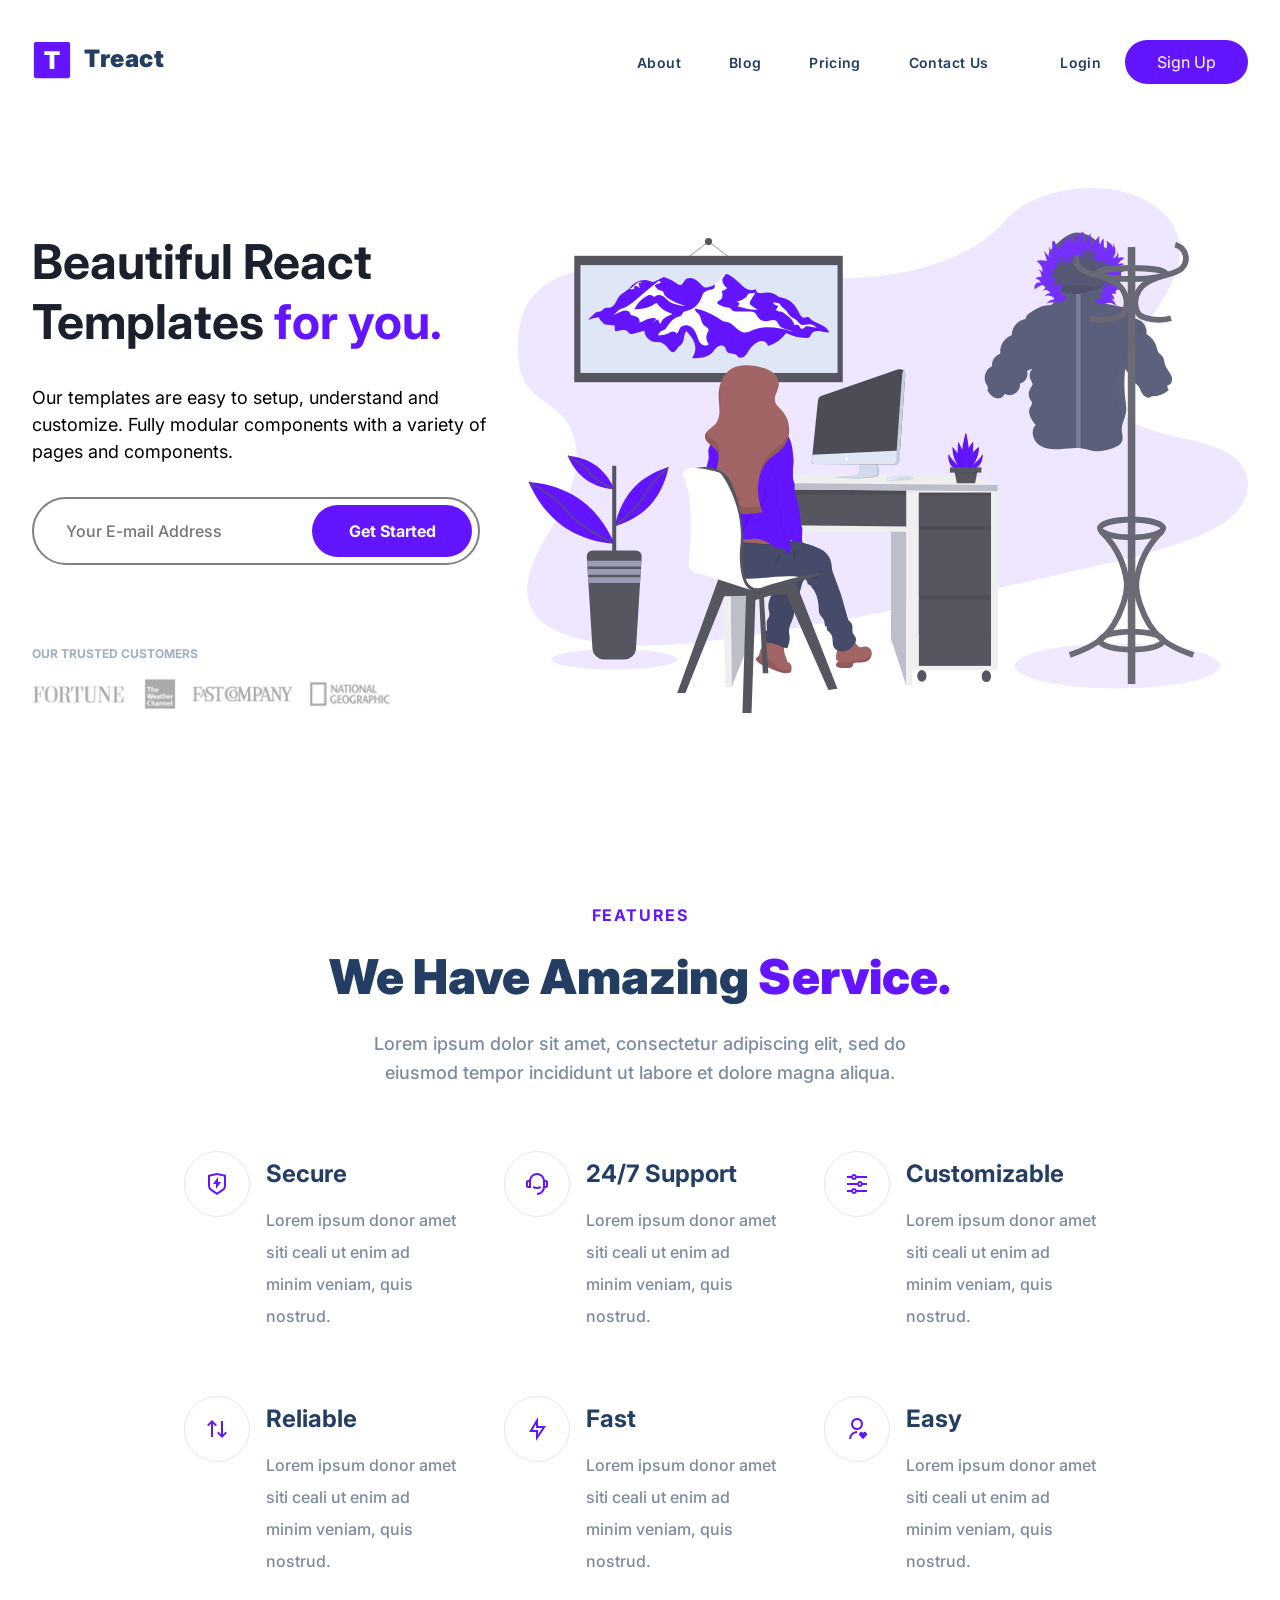
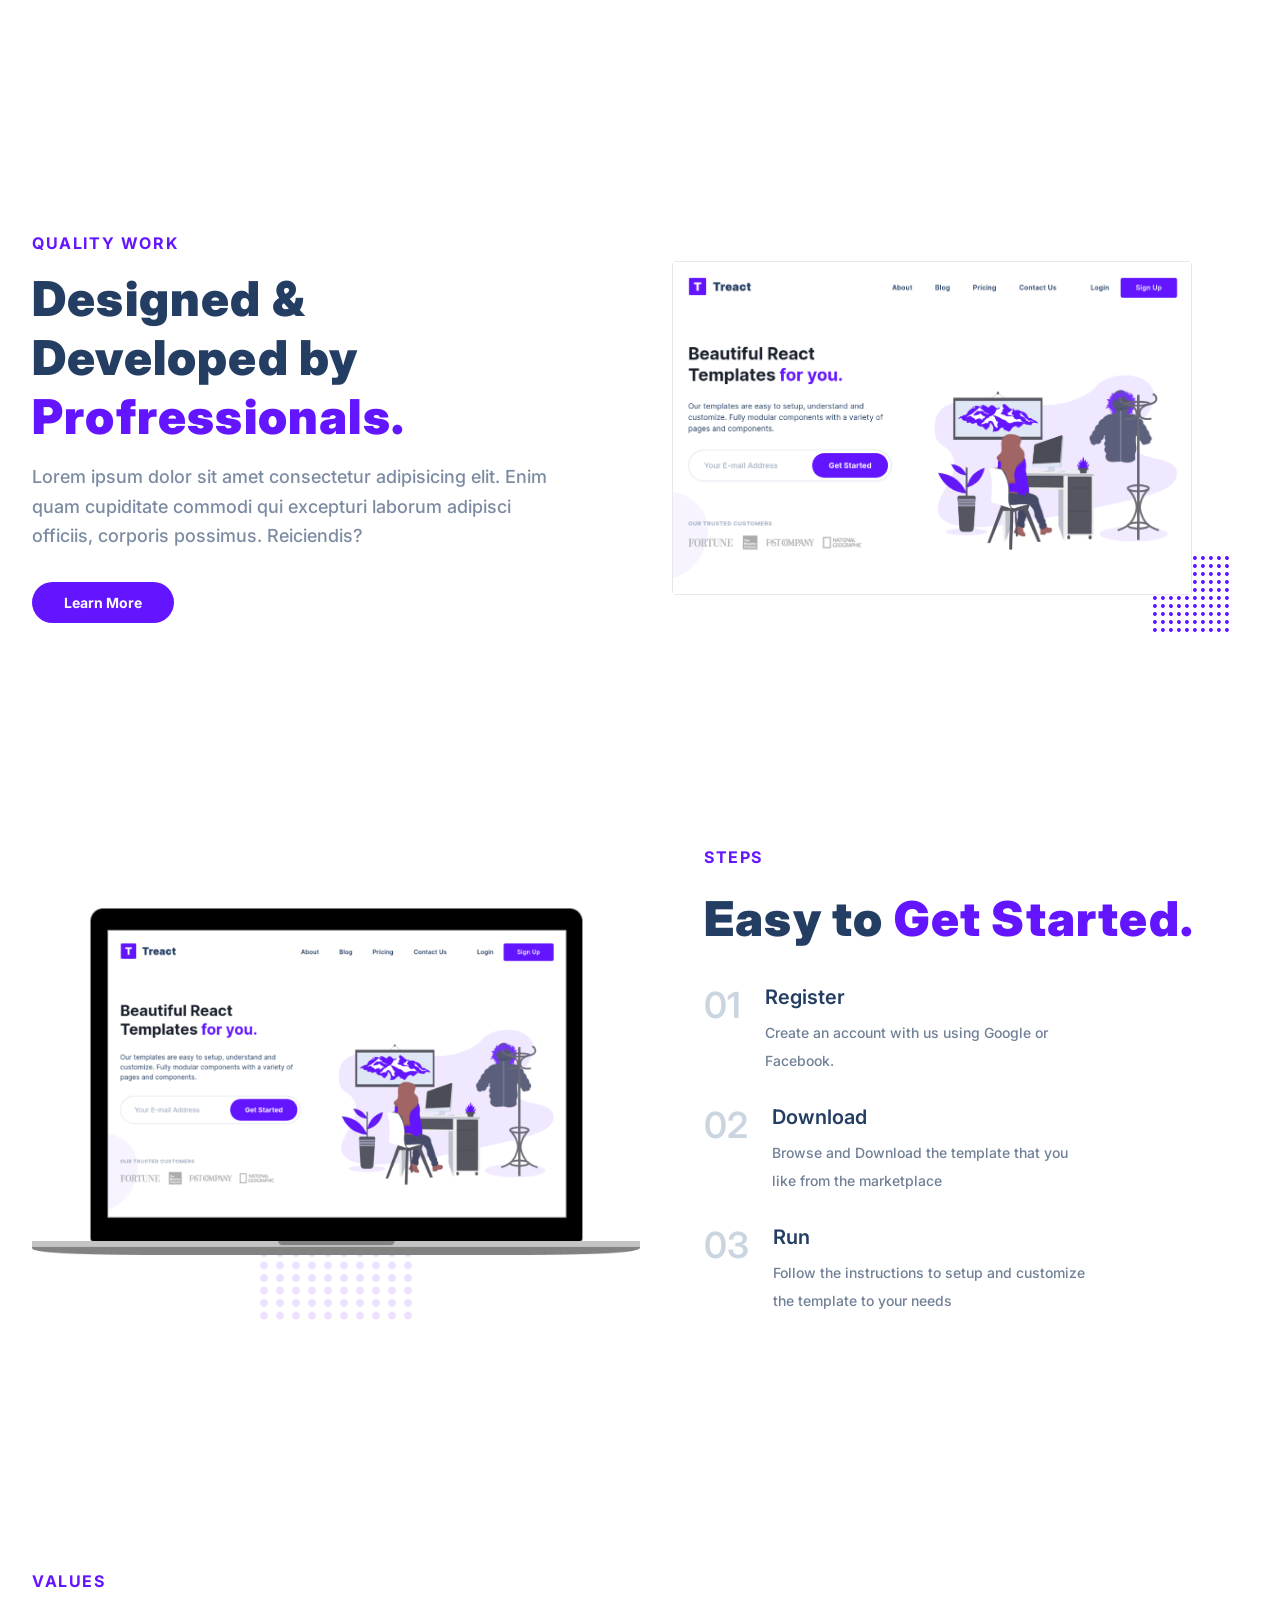
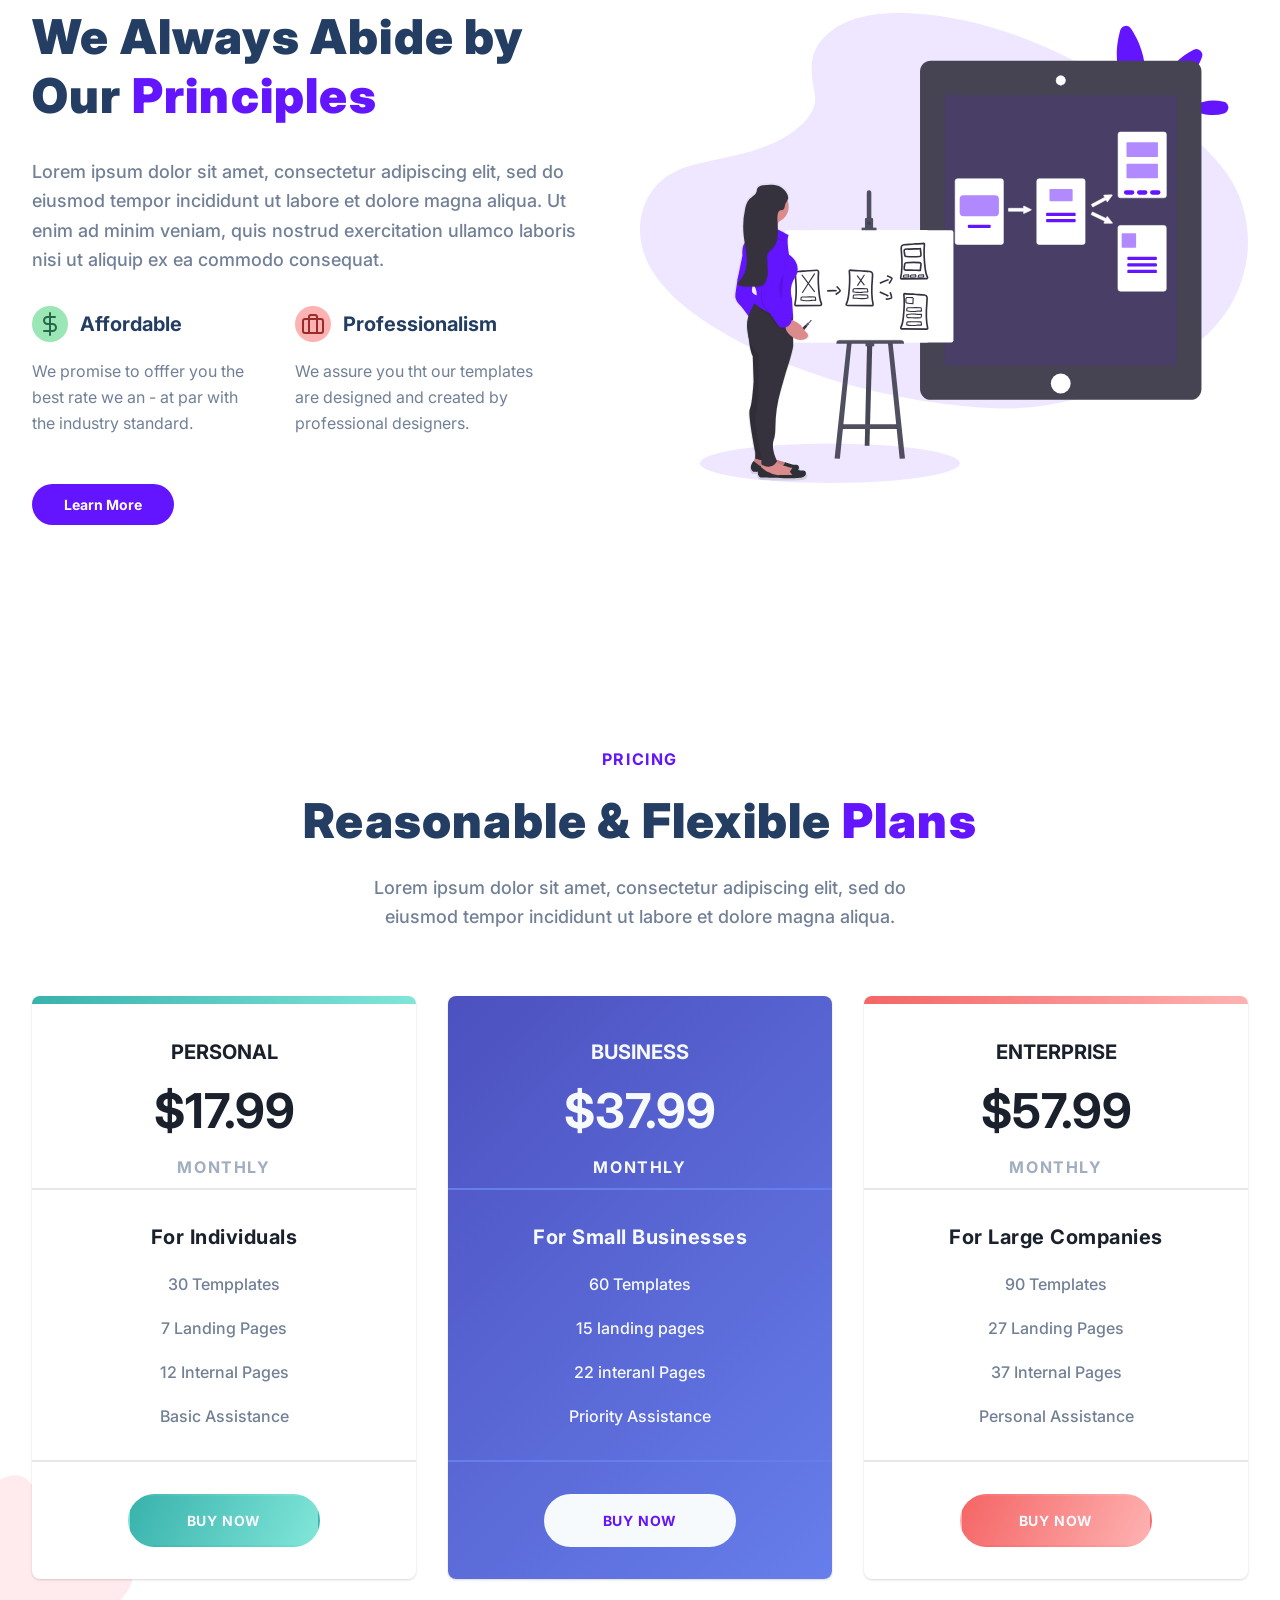
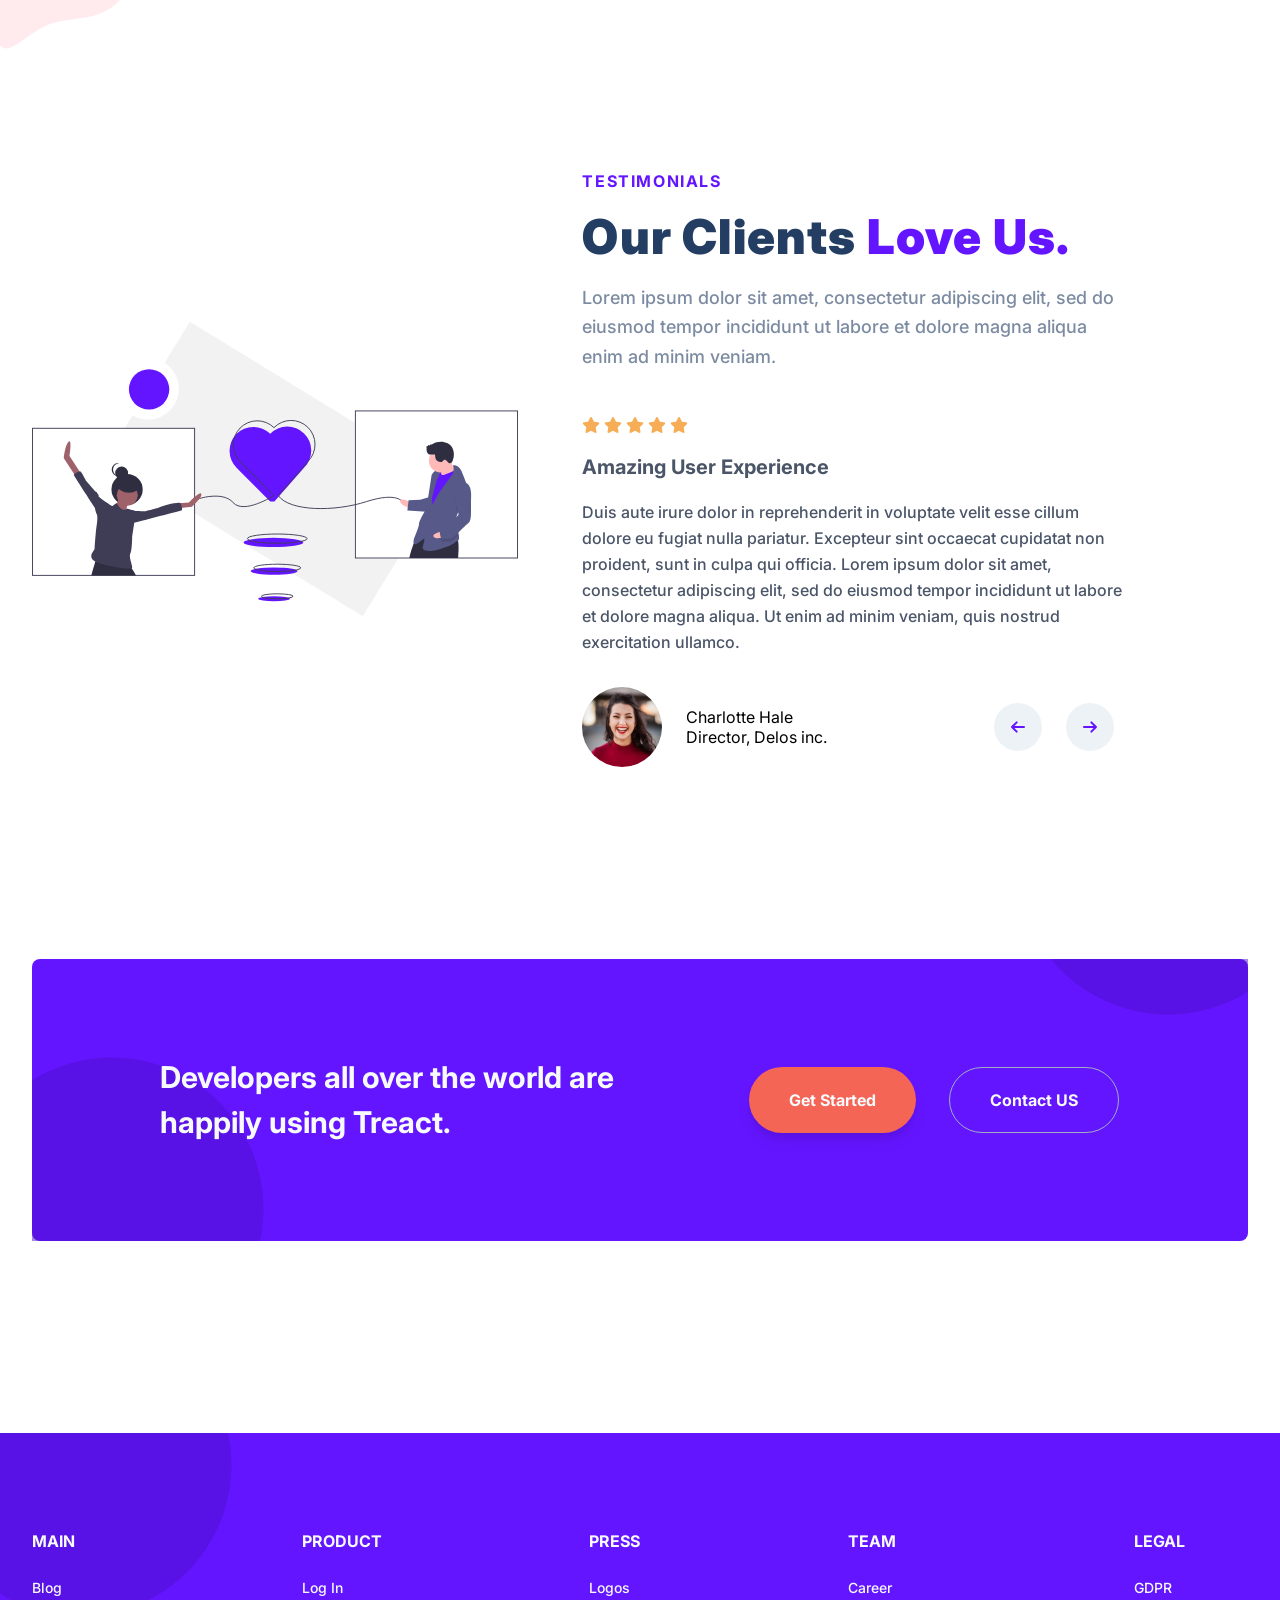
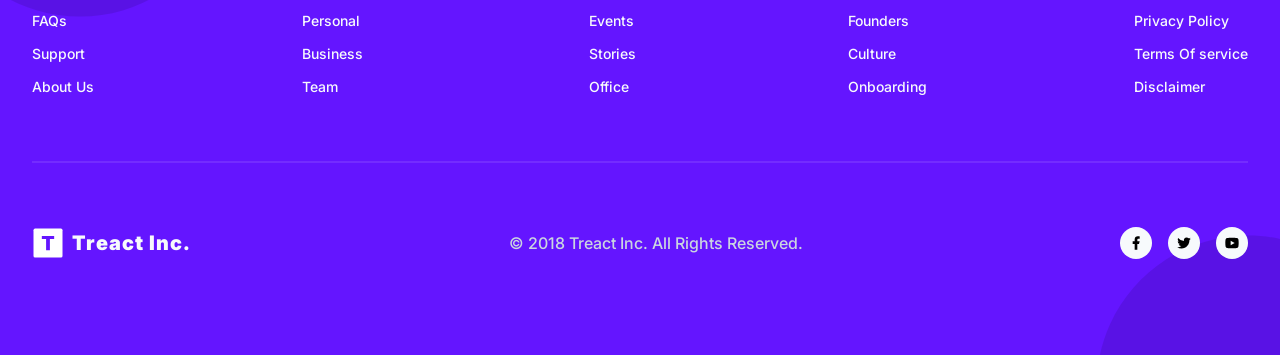
<file: index.html>
<!DOCTYPE html>
<html lang="en">
<head>
    <meta charset="UTF-8">
    <meta name="viewport" content="width=device-width, initial-scale=1.0">
    <title>TReact</title>
    <link rel="preconnect" href="https://fonts.googleapis.com">
    <link rel="stylesheet" href="https://cdnjs.cloudflare.com/ajax/libs/font-awesome/6.5.1/css/all.min.css">
    <link rel="stylesheet" href="styles.css">
    <script src="index.js"></script>
</head>
<body>
    <section id="landing">
        <nav>
            <div class="row nav__row">
                <div class="nav__logo">
                    <img class="nav__logo--img" src="assets/logo.2c489fc453a1783cbadacf914efa3df6.svg" alt="">
                    <h1 class="nav__logo--title">Treact</h1>
                </div>
                <div class="nav__links">
                <a href="#"class="nav__link">About</a>
                <a href="#"class="nav__link">Blog</a>
                <a href="#"class="nav__link">Pricing</a>
                <a href="#"class="nav__link">Contact Us</a>
                <a href="#" class="nav__link login">Login</a>
                <a href="#"class="nav__link--primary">Sign Up</a>
                <button class="btn__menu btn__menu--close" onclick="openMenu()">
                    <svg xmlns="http://www.w3.org/2000/svg" width="24" height="24" viewBox="0 0 24 24" fill="none"
                        stroke="currentColor" stroke-width="2" stroke-linecap="round" stroke-linejoin="round"
                        class="btn__menu--svg">
                        <line x1="3" y1="12" x2="21" y2="12"></line>
                        <line x1="3" y1="6" x2="21" y2="6"></line>
                        <line x1="3" y1="18" x2="21" y2="18"></line>
                    </svg>
                </button>
                </div>
            </nav>
                <div class="modal">
                <div class="modal__links">
                    <a class="modal__link">About</a>
                    <a class="modal__link">Blog</a>
                    <a class="modal__link">Pricing</a>
                    <a class="modal__link">Contact</a>
                    <a class="modal__link">Login</a>
                    <a class="modal__link modal__primary">Sign Up</a>
                </div>
                </div>
                <header>
                    <div class="container">
                        <div class="row">
                            <div class="header__description">
                                <h1>Beautiful React Templates <span class="purple">for you.</span></h1>
                                <p class="header__description--para">Our templates are easy to setup, understand and customize. Fully modular components with a variety of pages and components.</p>
                            <div class="header__email">
                                <input type="text" class="header__email--input" placeholder="Your E-mail Address">
                                <button class="header__email--btn">Get Started</button>
                                </div>
                            <p class="header__customers--title">OUR TRUSTED CUSTOMERS</p>
                            <img src="assets/customers-logo-strip.680ac7c2e8ae28161d2c.png" alt="" class="header__customers">
                            </div>
                            
                        <figure class="header__img--wrapper">
                            <img src="assets/design-illustration-2.6da6a00b20c07c4a9b65d1870679e1b8.svg" class="header__img">
                        </figure>
                        
                        </div>
                    </div>
                </header>
     </section>
     <main>
        <section id="features">
            <div class="container">
                <div class="row__narrow">
                    <h4 class="section__tag">FEATURES</h4>
                    <h2 class="section__title">We Have Amazing <span class="purple">Service.</span></h2>
                    <div class="section__para">Lorem ipsum dolor sit amet, consectetur adipiscing elit, sed do eiusmod tempor incididunt ut labore et dolore magna aliqua.
                    </div>
                    <div class="features">
                        <div class="services">
                           
                           <div class="service">
                            <div class="feature">
                            <div class="feature__row">
                                <figure class="feature__img--wrapper">
                                    <img src="assets/shield-icon.daefe14b320b14fbd9cbd18908ac93ec.svg" class="feature__img">
                                </figure>
                                <div class="service__description">
                                  <div class="feature__text">
                                    <h2 class="feature__title">Secure</h2>
                                    <p class="feature__para">Lorem ipsum donor amet siti ceali ut enim ad minim veniam, quis nostrud.</p>
                                  </div>
                                </div>  
                            </div>
                            </div>
                           </div>  

                           <div class="service">
                            <div class="feature">
                            <div class="feature__row">
                                <figure class="feature__img--wrapper">
                                    <img src="assets/support-icon.f9253ffa8cb6ffde5bbaa05eb5136375.svg" class="feature__img">
                                </figure>
                                <div class="feature__text">
                                    <h2 class="feature__title">24/7 Support</h2>
                                    <p class="feature__para">Lorem ipsum donor amet siti ceali ut enim ad minim veniam, quis nostrud.</p>
                                </div>
                            </div>
                            </div>
                           </div>  

                           <div class="service">
                            <div class="feature">
                            <div class="feature__row">
                                <figure class="feature__img--wrapper">
                                    <img src="assets/customize-icon.367468c90fd796009b97fbfba67b2c6a.svg" class="feature__img">
                                </figure>
                                <div class="feature__text">
                                    <h2 class="feature__title">Customizable</h2>
                                    <p class="feature__para">Lorem ipsum donor amet siti ceali ut enim ad minim veniam, quis nostrud.</p>
                                </div>
                            </div>
                            </div>
                           </div>  
                           
                           <div class="service">
                            <div class="feature">
                            <div class="feature__row">
                                <figure class="feature__img--wrapper">
                                    <img src="assets/reliable-icon.1367510a8f0a1bec76dc425d25f92f43.svg" class="feature__img">
                                </figure>
                                <div class="feature__text">
                                    <h2 class="feature__title">Reliable</h2>
                                    <p class="feature__para">Lorem ipsum donor amet siti ceali ut enim ad minim veniam, quis nostrud.</p>
                                </div>
                            </div>
                            </div>
                           </div>  

                            <div class="service">
                            <div class="feature">
                            <div class="feature__row">
                                <figure class="feature__img--wrapper">
                                    <img src="assets/fast-icon.dbb971a73d4805d2fc3bcdacdb55beba.svg" class="feature__img">
                                </figure>
                                <div class="feature__text">
                                    <h2 class="feature__title">Fast</h2>
                                    <p class="feature__para">Lorem ipsum donor amet siti ceali ut enim ad minim veniam, quis nostrud.</p>
                                </div>
                            </div>
                            </div>
                           </div> 



                          <div class="service">
                            <div class="feature">
                            <div class="feature__row">
                                <figure class="feature__img--wrapper">
                                    <img src="assets/simple-icon.673b7e1750b2a4ef32907fc164828d00.svg" class="feature__img">
                                </figure>
                                <div class="feature__text">
                                    <h2 class="feature__title">Easy</h2>
                                    <p class="feature__para">Lorem ipsum donor amet siti ceali ut enim ad minim veniam, quis nostrud.</p>
                                </div>
                            </div>
                            </div>
                          </div>    

                        </div>   
                    </div>
                </div>
            </div>
        </section>
        <section id="quality">
            <div class="container">
                <div class="row">
                    <div class="quality__description">
                        <div class="section__tag">QUALITY WORK </div>
                        <h2 class="section__title">Designed & Developed by <span class="purple">Profressionals.</span></h2>
                        <p class="section__para">Lorem ipsum dolor sit amet consectetur adipisicing elit. Enim quam cupiditate commodi qui excepturi laborum adipisci officiis, corporis possimus. Reiciendis?</p>
                        <button class="btn">Learn More</button>
                    </div>
                    <figure class="quality__img--wrapper">
                       <img src="assets/hero-screenshot-1.40a097b525c2f8c9808e.png" class="quality__img">
                       <svg viewBox="0 0 1280 1280" class="quality__grid"><path d="M55 33.5C44.5 37 35 47.6 32.8 58.3c-4.3 20.6 16.3 41.2 36.9 36.9 15.5-3.2 27.5-19 26-33.9-1.1-10.5-9-21.3-19-26.2-6.1-2.9-15.5-3.6-21.7-1.6zM183 33.5c-15.1 5-25.3 21.6-22.2 36.2 2.5 11.9 13.6 23 25.4 25.5 19.4 4.1 39.5-14.2 37.5-33.9-1.1-10.5-9-21.3-19-26.2-6.1-2.9-15.5-3.6-21.7-1.6zM311 33.5c-10.5 3.5-20 14.1-22.2 24.8-4.3 20.6 16.3 41.2 36.9 36.9 15.5-3.2 27.5-19 26-33.9-1.1-10.5-9-21.3-19-26.2-6.1-2.9-15.5-3.6-21.7-1.6zM439 33.5c-10.5 3.5-20 14.1-22.2 24.8-4.3 20.6 16.3 41.2 36.9 36.9 15.5-3.2 27.5-19 26-33.9-1.1-10.5-9-21.3-19-26.2-6.1-2.9-15.5-3.6-21.7-1.6zM567 33.5c-10.5 3.5-20 14.1-22.2 24.8-4.3 20.6 16.3 41.2 36.9 36.9 15.5-3.2 27.5-19 26-33.9-1.1-10.5-9-21.3-19-26.2-6.1-2.9-15.5-3.6-21.7-1.6zM695 33.5c-10.5 3.5-20 14.1-22.2 24.8-4.3 20.6 16.3 41.2 36.9 36.9 15.5-3.2 27.5-19 26-33.9-1.1-10.5-9-21.3-19-26.2-6.1-2.9-15.5-3.6-21.7-1.6zM823 33.5c-10.5 3.5-20 14.1-22.2 24.8-4.3 20.6 16.3 41.2 36.9 36.9 15.5-3.2 27.5-19 26-33.9-1.1-10.5-9-21.3-19-26.2-6.1-2.9-15.5-3.6-21.7-1.6zM951 33.5c-10.5 3.5-20 14.1-22.2 24.8-4.3 20.6 16.3 41.2 36.9 36.9 15.5-3.2 27.5-19 26-33.9-1.1-10.5-9-21.3-19-26.2-6.1-2.9-15.5-3.6-21.7-1.6zM1079 33.5c-10.5 3.5-20 14.1-22.2 24.8-2.5 11.7 3.2 24.4 14.2 31.9 10.7 7.4 22.9 7.5 33.7.3 17.7-11.8 20.1-33.8 5.3-48.5-8.5-8.6-20.7-11.9-31-8.5zM1207 33.5c-10.5 3.5-20 14.1-22.2 24.8-2.5 11.7 3.2 24.4 14.2 31.9 10.7 7.4 22.9 7.5 33.7.3 17.7-11.8 20.1-33.8 5.3-48.5-8.5-8.6-20.7-11.9-31-8.5zM55 161.5c-10.5 3.5-20 14.1-22.2 24.8-4.3 20.6 16.3 41.2 36.9 36.9 15.5-3.2 27.5-19 26-33.9-1.1-10.5-9-21.3-19-26.2-6.1-2.9-15.5-3.6-21.7-1.6zM183 161.5c-15.1 5-25.3 21.6-22.2 36.2 2.5 11.9 13.6 23 25.4 25.5 19.4 4.1 39.5-14.2 37.5-33.9-1.1-10.5-9-21.3-19-26.2-6.1-2.9-15.5-3.6-21.7-1.6zM311 161.5c-10.5 3.5-20 14.1-22.2 24.8-4.3 20.6 16.3 41.2 36.9 36.9 15.5-3.2 27.5-19 26-33.9-1.1-10.5-9-21.3-19-26.2-6.1-2.9-15.5-3.6-21.7-1.6zM439 161.5c-10.5 3.5-20 14.1-22.2 24.8-4.3 20.6 16.3 41.2 36.9 36.9 15.5-3.2 27.5-19 26-33.9-1.1-10.5-9-21.3-19-26.2-6.1-2.9-15.5-3.6-21.7-1.6zM567 161.5c-10.5 3.5-20 14.1-22.2 24.8-4.3 20.6 16.3 41.2 36.9 36.9 15.5-3.2 27.5-19 26-33.9-1.1-10.5-9-21.3-19-26.2-6.1-2.9-15.5-3.6-21.7-1.6zM695 161.5c-10.5 3.5-20 14.1-22.2 24.8-4.3 20.6 16.3 41.2 36.9 36.9 15.5-3.2 27.5-19 26-33.9-1.1-10.5-9-21.3-19-26.2-6.1-2.9-15.5-3.6-21.7-1.6zM823 161.5c-10.5 3.5-20 14.1-22.2 24.8-4.3 20.6 16.3 41.2 36.9 36.9 15.5-3.2 27.5-19 26-33.9-1.1-10.5-9-21.3-19-26.2-6.1-2.9-15.5-3.6-21.7-1.6zM951 161.5c-10.5 3.5-20 14.1-22.2 24.8-4.3 20.6 16.3 41.2 36.9 36.9 15.5-3.2 27.5-19 26-33.9-1.1-10.5-9-21.3-19-26.2-6.1-2.9-15.5-3.6-21.7-1.6zM1079 161.5c-10.5 3.5-20 14.1-22.2 24.8-2.5 11.7 3.2 24.4 14.2 31.9 10.7 7.4 22.9 7.5 33.7.3 17.7-11.8 20.1-33.8 5.3-48.5-8.5-8.6-20.7-11.9-31-8.5zM1207 161.5c-10.5 3.5-20 14.1-22.2 24.8-2.5 11.7 3.2 24.4 14.2 31.9 10.7 7.4 22.9 7.5 33.7.3 17.7-11.8 20.1-33.8 5.3-48.5-8.5-8.6-20.7-11.9-31-8.5zM55 289.5c-10.5 3.5-20 14.1-22.2 24.8-4.3 20.6 16.3 41.2 36.9 36.9 15.5-3.2 27.5-19 26-33.9-1.1-10.5-9-21.3-19-26.2-6.1-2.9-15.5-3.6-21.7-1.6zM183 289.5c-10.5 3.5-20 14.1-22.2 24.8-4.3 20.6 16.3 41.2 36.9 36.9 15.5-3.2 27.5-19 26-33.9-1.1-10.5-9-21.3-19-26.2-6.1-2.9-15.5-3.6-21.7-1.6zM311 289.5c-10.5 3.5-20 14.1-22.2 24.8-4.3 20.6 16.3 41.2 36.9 36.9 15.5-3.2 27.5-19 26-33.9-1.1-10.5-9-21.3-19-26.2-6.1-2.9-15.5-3.6-21.7-1.6zM439 289.5c-10.5 3.5-20 14.1-22.2 24.8-4.3 20.6 16.3 41.2 36.9 36.9 15.5-3.2 27.5-19 26-33.9-1.1-10.5-9-21.3-19-26.2-6.1-2.9-15.5-3.6-21.7-1.6zM567 289.5c-10.5 3.5-20 14.1-22.2 24.8-4.3 20.6 16.3 41.2 36.9 36.9 15.5-3.2 27.5-19 26-33.9-1.1-10.5-9-21.3-19-26.2-6.1-2.9-15.5-3.6-21.7-1.6zM695 289.5c-10.5 3.5-20 14.1-22.2 24.8-4.3 20.6 16.3 41.2 36.9 36.9 15.5-3.2 27.5-19 26-33.9-1.1-10.5-9-21.3-19-26.2-6.1-2.9-15.5-3.6-21.7-1.6zM823 289.5c-10.5 3.5-20 14.1-22.2 24.8-4.3 20.6 16.3 41.2 36.9 36.9 15.5-3.2 27.5-19 26-33.9-1.1-10.5-9-21.3-19-26.2-6.1-2.9-15.5-3.6-21.7-1.6zM951 289.5c-10.5 3.5-20 14.1-22.2 24.8-4.3 20.6 16.3 41.2 36.9 36.9 15.5-3.2 27.5-19 26-33.9-1.1-10.5-9-21.3-19-26.2-6.1-2.9-15.5-3.6-21.7-1.6zM1079 289.5c-10.5 3.5-20 14.1-22.2 24.8-4.3 20.6 16.3 41.2 36.9 36.9 15.5-3.2 27.5-19 26-33.9-1.1-10.5-9-21.3-19-26.2-6.1-2.9-15.5-3.6-21.7-1.6zM1207 289.5c-10.5 3.5-20 14.1-22.2 24.8-4.3 20.6 16.3 41.2 36.9 36.9 15.5-3.2 27.5-19 26-33.9-1.1-10.5-9-21.3-19-26.2-6.1-2.9-15.5-3.6-21.7-1.6zM55 417.5c-10.5 3.5-20 14.1-22.2 24.8-4.3 20.6 16.3 41.2 36.9 36.9 15.5-3.2 27.5-19 26-33.9-1.1-10.5-9-21.3-19-26.2-6.1-2.9-15.5-3.6-21.7-1.6zM183 417.5c-10.5 3.5-20 14.1-22.2 24.8-4.3 20.6 16.3 41.2 36.9 36.9 15.5-3.2 27.5-19 26-33.9-1.1-10.5-9-21.3-19-26.2-6.1-2.9-15.5-3.6-21.7-1.6zM311 417.5c-10.5 3.5-20 14.1-22.2 24.8-4.3 20.6 16.3 41.2 36.9 36.9 15.5-3.2 27.5-19 26-33.9-1.1-10.5-9-21.3-19-26.2-6.1-2.9-15.5-3.6-21.7-1.6zM439 417.5c-10.5 3.5-20 14.1-22.2 24.8-4.3 20.6 16.3 41.2 36.9 36.9 15.5-3.2 27.5-19 26-33.9-1.1-10.5-9-21.3-19-26.2-6.1-2.9-15.5-3.6-21.7-1.6zM567 417.5c-10.5 3.5-20 14.1-22.2 24.8-4.3 20.6 16.3 41.2 36.9 36.9 15.5-3.2 27.5-19 26-33.9-1.1-10.5-9-21.3-19-26.2-6.1-2.9-15.5-3.6-21.7-1.6zM695 417.5c-10.5 3.5-20 14.1-22.2 24.8-4.3 20.6 16.3 41.2 36.9 36.9 15.5-3.2 27.5-19 26-33.9-1.1-10.5-9-21.3-19-26.2-6.1-2.9-15.5-3.6-21.7-1.6zM823 417.5c-10.5 3.5-20 14.1-22.2 24.8-4.3 20.6 16.3 41.2 36.9 36.9 15.5-3.2 27.5-19 26-33.9-1.1-10.5-9-21.3-19-26.2-6.1-2.9-15.5-3.6-21.7-1.6zM951 417.5c-10.5 3.5-20 14.1-22.2 24.8-4.3 20.6 16.3 41.2 36.9 36.9 15.5-3.2 27.5-19 26-33.9-1.1-10.5-9-21.3-19-26.2-6.1-2.9-15.5-3.6-21.7-1.6zM1079 417.5c-10.5 3.5-20 14.1-22.2 24.8-4.3 20.6 16.3 41.2 36.9 36.9 15.5-3.2 27.5-19 26-33.9-1.1-10.5-9-21.3-19-26.2-6.1-2.9-15.5-3.6-21.7-1.6zM1207 417.5c-10.5 3.5-20 14.1-22.2 24.8-4.3 20.6 16.3 41.2 36.9 36.9 15.5-3.2 27.5-19 26-33.9-1.1-10.5-9-21.3-19-26.2-6.1-2.9-15.5-3.6-21.7-1.6zM55 545.5c-10.5 3.5-20 14.1-22.2 24.8-4.3 20.6 16.3 41.2 36.9 36.9 15.5-3.2 27.5-19 26-33.9-1.1-10.5-9-21.3-19-26.2-6.1-2.9-15.5-3.6-21.7-1.6zM183 545.5c-10.5 3.5-20 14.1-22.2 24.8-4.3 20.6 16.3 41.2 36.9 36.9 15.5-3.2 27.5-19 26-33.9-1.1-10.5-9-21.3-19-26.2-6.1-2.9-15.5-3.6-21.7-1.6zM311 545.5c-10.5 3.5-20 14.1-22.2 24.8-4.3 20.6 16.3 41.2 36.9 36.9 15.5-3.2 27.5-19 26-33.9-1.1-10.5-9-21.3-19-26.2-6.1-2.9-15.5-3.6-21.7-1.6zM439 545.5c-10.5 3.5-20 14.1-22.2 24.8-4.3 20.6 16.3 41.2 36.9 36.9 15.5-3.2 27.5-19 26-33.9-1.1-10.5-9-21.3-19-26.2-6.1-2.9-15.5-3.6-21.7-1.6zM567 545.5c-10.5 3.5-20 14.1-22.2 24.8-4.3 20.6 16.3 41.2 36.9 36.9 15.5-3.2 27.5-19 26-33.9-1.1-10.5-9-21.3-19-26.2-6.1-2.9-15.5-3.6-21.7-1.6zM695 545.5c-10.5 3.5-20 14.1-22.2 24.8-4.3 20.6 16.3 41.2 36.9 36.9 15.5-3.2 27.5-19 26-33.9-1.1-10.5-9-21.3-19-26.2-6.1-2.9-15.5-3.6-21.7-1.6zM823 545.5c-10.5 3.5-20 14.1-22.2 24.8-4.3 20.6 16.3 41.2 36.9 36.9 15.5-3.2 27.5-19 26-33.9-1.1-10.5-9-21.3-19-26.2-6.1-2.9-15.5-3.6-21.7-1.6zM951 545.5c-10.5 3.5-20 14.1-22.2 24.8-4.3 20.6 16.3 41.2 36.9 36.9 15.5-3.2 27.5-19 26-33.9-1.1-10.5-9-21.3-19-26.2-6.1-2.9-15.5-3.6-21.7-1.6zM1079 545.5c-10.5 3.5-20 14.1-22.2 24.8-4.3 20.6 16.3 41.2 36.9 36.9 15.5-3.2 27.5-19 26-33.9-1.1-10.5-9-21.3-19-26.2-6.1-2.9-15.5-3.6-21.7-1.6zM1207 545.5c-10.5 3.5-20 14.1-22.2 24.8-4.3 20.6 16.3 41.2 36.9 36.9 15.5-3.2 27.5-19 26-33.9-1.1-10.5-9-21.3-19-26.2-6.1-2.9-15.5-3.6-21.7-1.6zM55 673.5c-10.5 3.5-20 14.1-22.2 24.8-4.3 20.6 16.3 41.2 36.9 36.9 15.5-3.2 27.5-19 26-33.9-1.1-10.5-9-21.3-19-26.2-6.1-2.9-15.5-3.6-21.7-1.6zM183 673.5c-10.5 3.5-20 14.1-22.2 24.8-4.3 20.6 16.3 41.2 36.9 36.9 15.5-3.2 27.5-19 26-33.9-1.1-10.5-9-21.3-19-26.2-6.1-2.9-15.5-3.6-21.7-1.6zM311 673.5c-10.5 3.5-20 14.1-22.2 24.8-4.3 20.6 16.3 41.2 36.9 36.9 15.5-3.2 27.5-19 26-33.9-1.1-10.5-9-21.3-19-26.2-6.1-2.9-15.5-3.6-21.7-1.6zM439 673.5c-10.5 3.5-20 14.1-22.2 24.8-4.3 20.6 16.3 41.2 36.9 36.9 15.5-3.2 27.5-19 26-33.9-1.1-10.5-9-21.3-19-26.2-6.1-2.9-15.5-3.6-21.7-1.6zM567 673.5c-10.5 3.5-20 14.1-22.2 24.8-4.3 20.6 16.3 41.2 36.9 36.9 15.5-3.2 27.5-19 26-33.9-1.1-10.5-9-21.3-19-26.2-6.1-2.9-15.5-3.6-21.7-1.6zM695 673.5c-10.5 3.5-20 14.1-22.2 24.8-4.3 20.6 16.3 41.2 36.9 36.9 15.5-3.2 27.5-19 26-33.9-1.1-10.5-9-21.3-19-26.2-6.1-2.9-15.5-3.6-21.7-1.6zM823 673.5c-10.5 3.5-20 14.1-22.2 24.8-4.3 20.6 16.3 41.2 36.9 36.9 15.5-3.2 27.5-19 26-33.9-1.1-10.5-9-21.3-19-26.2-6.1-2.9-15.5-3.6-21.7-1.6zM951 673.5c-10.5 3.5-20 14.1-22.2 24.8-4.3 20.6 16.3 41.2 36.9 36.9 15.5-3.2 27.5-19 26-33.9-1.1-10.5-9-21.3-19-26.2-6.1-2.9-15.5-3.6-21.7-1.6zM1079 673.5c-10.5 3.5-20 14.1-22.2 24.8-4.3 20.6 16.3 41.2 36.9 36.9 15.5-3.2 27.5-19 26-33.9-1.1-10.5-9-21.3-19-26.2-6.1-2.9-15.5-3.6-21.7-1.6zM1207 673.5c-10.5 3.5-20 14.1-22.2 24.8-4.3 20.6 16.3 41.2 36.9 36.9 15.5-3.2 27.5-19 26-33.9-1.1-10.5-9-21.3-19-26.2-6.1-2.9-15.5-3.6-21.7-1.6zM55 801.5c-10.5 3.5-20 14.1-22.2 24.8-4.3 20.6 16.3 41.2 36.9 36.9 15.5-3.2 27.5-19 26-33.9-1.1-10.5-9-21.3-19-26.2-6.1-2.9-15.5-3.6-21.7-1.6zM183 801.5c-10.5 3.5-20 14.1-22.2 24.8-4.3 20.6 16.3 41.2 36.9 36.9 15.5-3.2 27.5-19 26-33.9-1.1-10.5-9-21.3-19-26.2-6.1-2.9-15.5-3.6-21.7-1.6zM311 801.5c-10.5 3.5-20 14.1-22.2 24.8-2.5 11.7 3.2 24.4 14.2 31.9 10.7 7.4 22.9 7.5 33.7.3 17.7-11.8 20.1-33.8 5.3-48.5-8.5-8.6-20.7-11.9-31-8.5zM439 801.5c-10.5 3.5-20 14.1-22.2 24.8-2.5 11.7 3.2 24.4 14.2 31.9 10.7 7.4 22.9 7.5 33.7.3 17.7-11.8 20.1-33.8 5.3-48.5-8.5-8.6-20.7-11.9-31-8.5zM567 801.5c-15.1 5-25.3 21.6-22.2 36.2 2.5 11.9 13.6 23 25.5 25.5 19.3 4.1 39.4-14.2 37.4-33.9-1.1-10.5-9-21.3-19-26.2-6.1-2.9-15.5-3.6-21.7-1.6zM695 801.5c-15.1 5-25.3 21.6-22.2 36.2 2.5 11.9 13.6 23 25.5 25.5 19.3 4.1 39.4-14.2 37.4-33.9-1.1-10.5-9-21.3-19-26.2-6.1-2.9-15.5-3.6-21.7-1.6zM823 801.5c-15.1 5-25.3 21.6-22.2 36.2 2.5 11.9 13.6 23 25.5 25.5 19.3 4.1 39.4-14.2 37.4-33.9-1.1-10.5-9-21.3-19-26.2-6.1-2.9-15.5-3.6-21.7-1.6zM951 801.5c-15.1 5-25.3 21.6-22.2 36.2 2.5 11.9 13.6 23 25.5 25.5 19.3 4.1 39.4-14.2 37.4-33.9-1.1-10.5-9-21.3-19-26.2-6.1-2.9-15.5-3.6-21.7-1.6zM1079 801.5c-10.5 3.5-20 14.1-22.2 24.8-4.3 20.6 16.3 41.2 36.9 36.9 15.5-3.2 27.5-19 26-33.9-1.1-10.5-9-21.3-19-26.2-6.1-2.9-15.5-3.6-21.7-1.6zM1207 801.5c-10.5 3.5-20 14.1-22.2 24.8-4.3 20.6 16.3 41.2 36.9 36.9 15.5-3.2 27.5-19 26-33.9-1.1-10.5-9-21.3-19-26.2-6.1-2.9-15.5-3.6-21.7-1.6zM55 929.5c-10.5 3.5-20 14.1-22.2 24.8-4.3 20.6 16.3 41.2 36.9 36.9 15.5-3.2 27.5-19 26-33.9-1.1-10.5-9-21.3-19-26.2-6.1-2.9-15.5-3.6-21.7-1.6zM183 929.5c-10.5 3.5-20 14.1-22.2 24.8-4.3 20.6 16.3 41.2 36.9 36.9 15.5-3.2 27.5-19 26-33.9-1.1-10.5-9-21.3-19-26.2-6.1-2.9-15.5-3.6-21.7-1.6zM311 929.5c-10.5 3.5-20 14.1-22.2 24.8-2.5 11.7 3.2 24.4 14.2 31.9 10.7 7.4 22.9 7.5 33.7.3 17.7-11.8 20.1-33.8 5.3-48.5-8.5-8.6-20.7-11.9-31-8.5zM439 929.5c-10.5 3.5-20 14.1-22.2 24.8-2.5 11.7 3.2 24.4 14.2 31.9 10.7 7.4 22.9 7.5 33.7.3 17.7-11.8 20.1-33.8 5.3-48.5-8.5-8.6-20.7-11.9-31-8.5zM567 929.5c-15.1 5-25.3 21.6-22.2 36.2 2.5 11.9 13.6 23 25.5 25.5 19.3 4.1 39.4-14.2 37.4-33.9-1.1-10.5-9-21.3-19-26.2-6.1-2.9-15.5-3.6-21.7-1.6zM695 929.5c-15.1 5-25.3 21.6-22.2 36.2 2.5 11.9 13.6 23 25.5 25.5 19.3 4.1 39.4-14.2 37.4-33.9-1.1-10.5-9-21.3-19-26.2-6.1-2.9-15.5-3.6-21.7-1.6zM823 929.5c-15.1 5-25.3 21.6-22.2 36.2 2.5 11.9 13.6 23 25.5 25.5 19.3 4.1 39.4-14.2 37.4-33.9-1.1-10.5-9-21.3-19-26.2-6.1-2.9-15.5-3.6-21.7-1.6zM951 929.5c-15.1 5-25.3 21.6-22.2 36.2 2.5 11.9 13.6 23 25.5 25.5 19.3 4.1 39.4-14.2 37.4-33.9-1.1-10.5-9-21.3-19-26.2-6.1-2.9-15.5-3.6-21.7-1.6zM1079 929.5c-10.5 3.5-20 14.1-22.2 24.8-4.3 20.6 16.3 41.2 36.9 36.9 15.5-3.2 27.5-19 26-33.9-1.1-10.5-9-21.3-19-26.2-6.1-2.9-15.5-3.6-21.7-1.6zM1207 929.5c-10.5 3.5-20 14.1-22.2 24.8-4.3 20.6 16.3 41.2 36.9 36.9 15.5-3.2 27.5-19 26-33.9-1.1-10.5-9-21.3-19-26.2-6.1-2.9-15.5-3.6-21.7-1.6zM55 1057.5c-10.5 3.5-20 14.1-22.2 24.8-4.3 20.6 16.3 41.2 36.9 36.9 15.5-3.2 27.5-19 26-33.9-1.1-10.5-9-21.3-19-26.2-6.1-2.9-15.5-3.6-21.7-1.6zM183 1057.5c-10.5 3.5-20 14.1-22.2 24.8-4.3 20.6 16.3 41.2 36.9 36.9 15.5-3.2 27.5-19 26-33.9-1.1-10.5-9-21.3-19-26.2-6.1-2.9-15.5-3.6-21.7-1.6zM311 1057.5c-10.5 3.5-20 14.1-22.2 24.8-2.5 11.7 3.2 24.4 14.2 31.9 10.7 7.4 22.9 7.5 33.7.3 17.7-11.8 20.1-33.8 5.3-48.5-8.5-8.6-20.7-11.9-31-8.5zM439 1057.5c-10.5 3.5-20 14.1-22.2 24.8-2.5 11.7 3.2 24.4 14.2 31.9 10.7 7.4 22.9 7.5 33.7.3 17.7-11.8 20.1-33.8 5.3-48.5-8.5-8.6-20.7-11.9-31-8.5zM567 1057.5c-10.5 3.5-20 14.1-22.2 24.8-4.3 20.6 16.3 41.2 36.9 36.9 15.5-3.2 27.5-19 26-33.9-1.1-10.5-9-21.3-19-26.2-6.1-2.9-15.5-3.6-21.7-1.6zM695 1057.5c-10.5 3.5-20 14.1-22.2 24.8-4.3 20.6 16.3 41.2 36.9 36.9 15.5-3.2 27.5-19 26-33.9-1.1-10.5-9-21.3-19-26.2-6.1-2.9-15.5-3.6-21.7-1.6zM823 1057.5c-10.5 3.5-20 14.1-22.2 24.8-4.3 20.6 16.3 41.2 36.9 36.9 15.5-3.2 27.5-19 26-33.9-1.1-10.5-9-21.3-19-26.2-6.1-2.9-15.5-3.6-21.7-1.6zM951 1057.5c-10.5 3.5-20 14.1-22.2 24.8-4.3 20.6 16.3 41.2 36.9 36.9 15.5-3.2 27.5-19 26-33.9-1.1-10.5-9-21.3-19-26.2-6.1-2.9-15.5-3.6-21.7-1.6zM1079 1057.5c-10.5 3.5-20 14.1-22.2 24.8-4.3 20.6 16.3 41.2 36.9 36.9 15.5-3.2 27.5-19 26-33.9-1.1-10.5-9-21.3-19-26.2-6.1-2.9-15.5-3.6-21.7-1.6zM1207 1057.5c-10.5 3.5-20 14.1-22.2 24.8-4.3 20.6 16.3 41.2 36.9 36.9 15.5-3.2 27.5-19 26-33.9-1.1-10.5-9-21.3-19-26.2-6.1-2.9-15.5-3.6-21.7-1.6zM55 1185.5c-10.5 3.5-20 14.1-22.2 24.8-4.3 20.6 16.3 41.2 36.9 36.9 15.5-3.2 27.5-19 26-33.9-1.1-10.5-9-21.3-19-26.2-6.1-2.9-15.5-3.6-21.7-1.6zM183 1185.5c-10.5 3.5-20 14.1-22.2 24.8-4.3 20.6 16.3 41.2 36.9 36.9 15.5-3.2 27.5-19 26-33.9-1.1-10.5-9-21.3-19-26.2-6.1-2.9-15.5-3.6-21.7-1.6zM311 1185.5c-10.5 3.5-20 14.1-22.2 24.8-4.3 20.6 16.3 41.2 36.9 36.9 15.5-3.2 27.5-19 26-33.9-1.1-10.5-9-21.3-19-26.2-6.1-2.9-15.5-3.6-21.7-1.6zM439 1185.5c-10.5 3.5-20 14.1-22.2 24.8-4.3 20.6 16.3 41.2 36.9 36.9 15.5-3.2 27.5-19 26-33.9-1.1-10.5-9-21.3-19-26.2-6.1-2.9-15.5-3.6-21.7-1.6zM567 1185.5c-10.5 3.5-20 14.1-22.2 24.8-4.3 20.6 16.3 41.2 36.9 36.9 15.5-3.2 27.5-19 26-33.9-1.1-10.5-9-21.3-19-26.2-6.1-2.9-15.5-3.6-21.7-1.6zM695 1185.5c-10.5 3.5-20 14.1-22.2 24.8-4.3 20.6 16.3 41.2 36.9 36.9 15.5-3.2 27.5-19 26-33.9-1.1-10.5-9-21.3-19-26.2-6.1-2.9-15.5-3.6-21.7-1.6zM823 1185.5c-10.5 3.5-20 14.1-22.2 24.8-4.3 20.6 16.3 41.2 36.9 36.9 15.5-3.2 27.5-19 26-33.9-1.1-10.5-9-21.3-19-26.2-6.1-2.9-15.5-3.6-21.7-1.6zM951 1185.5c-10.5 3.5-20 14.1-22.2 24.8-4.3 20.6 16.3 41.2 36.9 36.9 15.5-3.2 27.5-19 26-33.9-1.1-10.5-9-21.3-19-26.2-6.1-2.9-15.5-3.6-21.7-1.6zM1079 1185.5c-10.5 3.5-20 14.1-22.2 24.8-4.3 20.6 16.3 41.2 36.9 36.9 15.5-3.2 27.5-19 26-33.9-1.1-10.5-9-21.3-19-26.2-6.1-2.9-15.5-3.6-21.7-1.6zM1207 1185.5c-10.5 3.5-20 14.1-22.2 24.8-4.3 20.6 16.3 41.2 36.9 36.9 15.5-3.2 27.5-19 26-33.9-1.1-10.5-9-21.3-19-26.2-6.1-2.9-15.5-3.6-21.7-1.6z"></path></svg> 
                    </figure>
                </div>
            </div>
        </section>
        <section id="steps">
            <div class="container">
                <div class="row">
                    <figure class="steps__img--wrapper">
                    <img src="assets/hero-screenshot-2.241aac1fbc66db29d873.png" class="steps__img" alt="DashBoard Screenshot">
                    <svg viewBox="0 0 1280 1280" class="steps__grid" xmlns="http://www.w3.org/2000/svg">
                        <defs><path id="line-of-balls" d="M55 33.5C44.5 37 35 47.6 32.8 58.3c-4.3 20.6 16.3 41.2 36.9 36.9 15.5-3.2 27.5-19 26-33.9-1.1-10.5-9-21.3-19-26.2-6.1-2.9-15.5-3.6-21.7-1.6zM183 33.5c-15.1 5-25.3 21.6-22.2 36.2 2.5 11.9 13.6 23 25.4 25.5 19.4 4.1 39.5-14.2 37.5-33.9-1.1-10.5-9-21.3-19-26.2-6.1-2.9-15.5-3.6-21.7-1.6zM311 33.5c-10.5 3.5-20 14.1-22.2 24.8-4.3 20.6 16.3 41.2 36.9 36.9 15.5-3.2 27.5-19 26-33.9-1.1-10.5-9-21.3-19-26.2-6.1-2.9-15.5-3.6-21.7-1.6zM439 33.5c-10.5 3.5-20 14.1-22.2 24.8-4.3 20.6 16.3 41.2 36.9 36.9 15.5-3.2 27.5-19 26-33.9-1.1-10.5-9-21.3-19-26.2-6.1-2.9-15.5-3.6-21.7-1.6zM567 33.5c-10.5 3.5-20 14.1-22.2 24.8-4.3 20.6 16.3 41.2 36.9 36.9 15.5-3.2 27.5-19 26-33.9-1.1-10.5-9-21.3-19-26.2-6.1-2.9-15.5-3.6-21.7-1.6zM695 33.5c-10.5 3.5-20 14.1-22.2 24.8-4.3 20.6 16.3 41.2 36.9 36.9 15.5-3.2 27.5-19 26-33.9-1.1-10.5-9-21.3-19-26.2-6.1-2.9-15.5-3.6-21.7-1.6zM823 33.5c-10.5 3.5-20 14.1-22.2 24.8-4.3 20.6 16.3 41.2 36.9 36.9 15.5-3.2 27.5-19 26-33.9-1.1-10.5-9-21.3-19-26.2-6.1-2.9-15.5-3.6-21.7-1.6zM951 33.5c-10.5 3.5-20 14.1-22.2 24.8-4.3 20.6 16.3 41.2 36.9 36.9 15.5-3.2 27.5-19 26-33.9-1.1-10.5-9-21.3-19-26.2-6.1-2.9-15.5-3.6-21.7-1.6zM1079 33.5c-10.5 3.5-20 14.1-22.2 24.8-2.5 11.7 3.2 24.4 14.2 31.9 10.7 7.4 22.9 7.5 33.7.3 17.7-11.8 20.1-33.8 5.3-48.5-8.5-8.6-20.7-11.9-31-8.5zM1207 33.5c-10.5 3.5-20 14.1-22.2 24.8-2.5 11.7 3.2 24.4 14.2 31.9 10.7 7.4 22.9 7.5 33.7.3 17.7-11.8 20.1-33.8 5.3-48.5-8.5-8.6-20.7-11.9-31-8.5z"></path>
                        </defs>
                            <g fill="rgba(100, 21, 255, 0.15)">
                            <use href="#line-of-balls" transform="translate(0, 0)"></use>
                            <use href="#line-of-balls" transform="translate(0, 100)"></use>
                            <use href="#line-of-balls" transform="translate(0, 200)"></use>
                            <use href="#line-of-balls" transform="translate(0, 300)"></use>
                            <use href="#line-of-balls" transform="translate(0, 400)"></use>
                            <use href="#line-of-balls" transform="translate(0, 500)"></use>
                            <use href="#line-of-balls" transform="translate(0, 600)"></use>
                            <use href="#line-of-balls" transform="translate(0, 700)"></use>
                            <use href="#line-of-balls" transform="translate(0, 800)"></use>
                            <use href="#line-of-balls" transform="translate(0, 900)"></use>
                            </g>
                    </svg>
                </figure>
                <div class="steps__description">
                    <div class="section__tag">STEPS</div>
                    <h2 class="section__title">Easy to <span class="purple">Get Started.</span></h2>
                    <div class="steps__list">


                        <div class="step">
                            <div class="step__number">01</div>
                            <div class="step__description">
                                <div class="step__title">Register</div>
                                <p class="step__para">Create an account with us using Google or Facebook.</p>
                            </div>
                        </div>


                        <div class="step">
                            <div class="step__number">02</div>
                            <div class="step__description">
                                <div class="step__title">Download</div>
                                <p class="step__para">Browse and Download the template that you like from the marketplace</p>
                            </div>
                        </div>


                        <div class="step">
                            <div class="step__number">03</div>
                            <div class="step__description">
                                <div class="step__title">Run</div>
                                <p class="step__para">Follow the instructions to setup and customize the template to your needs</p>
                            </div>
                        </div>


                    </div>
                </div>
                </div>
            </div>
        </section>
        <section id="values">
            <div class="container">
                <div class="row">
                    <div class="values__description">
                        <div class="section__tag">VALUES</div>
                        <h2 class="section__title">We Always Abide by Our <span class="purple">Principles</span></h2>
                        <div class="section__para">Lorem ipsum dolor sit amet, consectetur adipiscing elit, sed do eiusmod tempor incididunt ut labore et dolore magna aliqua. Ut enim ad minim veniam, quis nostrud exercitation ullamco laboris nisi ut aliquip ex ea commodo consequat.</div>
                        <div class="values__list">
                            
                            
                            <div class="value">
                                <div class="value__title">
                                    <figure class="value__img--wrapper"><svg xmlns="http://www.w3.org/2000/svg" width="24" height="24" viewBox="0 0 24 24" fill="none" stroke="rgba(39, 103, 73, 1)" stroke-width="2" stroke-linecap="round" stroke-linejoin="round" class="value__img">
                        <line x1="12" y1="1" x2="12" y2="23"></line>
                        <path d="M17 5H9.5a3.5 3.5 0 0 0 0 7h5a3.5 3.5 0 0 1 0 7H6"></path></svg>
                                    </figure>
                                    <div class="value__name">Affordable
                                    </div>
                                </div>
                                <div class="value__para">We promise to offfer you the best rate we an - at par with the industry standard.</div>
                            </div>
                        
                        
                            <div class="value">
                                <div class="value__title">
                                    <figure class="value__img--wrapper"><svg xmlns="http://www.w3.org/2000/svg" width="24" height="24" viewBox="0 0 24 24" fill="none" stroke="rgba(155, 44, 44, 1)" stroke-width="2" stroke-linecap="round" stroke-linejoin="round" class="value__img">
                        <rect x="2" y="7" width="20" height="14" rx="2" ry="2"></rect>
                        <path d="M16 21V5a2 2 0 0 0-2-2h-4a2 2 0 0 0-2 2v16"></path></svg>
                                    </figure>
                                    <div class="value__name">Professionalism</div>
                                </div>
                                <div class="value__para">We assure you tht our templates are designed and created by professional designers.</div>
                            </div>
                        </div>
                        <button class="btn">Learn More</button>
                    </div>
                    <img class="values__img" src="assets/prototype-illustration.21bc4b3f612a2f257c3d361067582485.svg">
                </div>
            </div> 
        </section>
        <section id="pricing">
            <div class="container">
                <div class="row">
                <div class="section__tag">pricing</div>
                <h2 class="section__title">Reasonable & Flexible <span class="purple">Plans</span></h2>
                <p class="section__para">Lorem ipsum dolor sit amet, consectetur adipiscing elit, sed do eiusmod tempor incididunt ut labore et dolore magna aliqua.</p>
                <div class="plans">

                    <div class="plan">
                        <div class="plan__stripe"></div>
                        <div class="plan__top">
                            <div class="plan__name">PERSONAL</div>
                            <div class="plan__price">$17.99</div>
                            <div class="plan__duration">MONTHLY</div>
                        </div>
                        <div class="plan__middle">
                            <div class="plan__target">For Individuals</div>
                            <p class="plan__feature">30 Tempplates</p>
                            <p class="plan__feature">7 Landing Pages</p>
                            <p class="plan__feature">12 Internal Pages</p>
                            <p class="plan__feature">Basic Assistance</p>
                        </div>
                        <div class="plan__bottom">
                            <button class="plan__button">buy now</button>
                        </div>
                    </div>


                    <div class="plan">
                    <div class="plan__stripe"></div>
                    <div class="plan__top">
                        <div class="plan__name">BUSINESS</div>
                        <div class="plan__price">$37.99</div>
                        <div class="plan__duration">MONTHLY</div>
                    </div>
                    <div class="plan__middle">
                        <div class="plan__target">For Small Businesses</div>
                        <p class="plan__feature">60 Templates</p>
                        <p class="plan__feature">15 landing pages</p>
                        <p class="plan__feature">22 interanl Pages</p>
                        <p class="plan__feature">Priority Assistance</p>
                    </div>
                    <div class="plan__bottom">
                        <button class="plan__button">Buy Now</button>
                    </div>
                    </div>

                    <div class="plan">
                        <div class="plan__stripe"></div>
                        <div class="plan__top">
                            <div class="plan__name">ENTERPRISE</div>
                            <div class="plan__price">$57.99</div>
                            <div class="plan__duration">MONTHLY</div>
                        </div>
                        <div class="plan__middle">
                            <div class="plan__target">For Large Companies</div>
                            <p class="plan__feature">90 Templates</p>
                            <p class="plan__feature">27 Landing Pages</p>
                            <p class="plan__feature">37 Internal Pages</p>
                            <p class="plan__feature">Personal Assistance</p>
                        </div>
                        <div class="plan__bottom">
                            <button class="plan__button">buy now</button>
                        </div>
                    </div>
                    <svg width="600" height="600" viewBox="0 0 600 600" xmlns="http://www.w3.org/2000/svg" class="plans__blob">
                <g transform="translate(300,300)">
                  <path d="M82,-98.3C129.8,-57.7,208.2,-54.1,229.6,-26.6C251.1,1,215.6,52.5,172.9,74.9C130.2,97.2,80.3,90.4,37.8,107.5C-4.8,124.7,-40,165.7,-63.3,162.3C-86.5,158.8,-97.8,110.9,-109.3,72.2C-120.7,33.5,-132.2,4.1,-140.1,-37.4C-147.9,-79,-152.1,-132.6,-128.1,-177.3C-104.1,-222.1,-52.1,-258,-17.5,-237.2C17.1,-216.4,34.3,-138.9,82,-98.3Z" fill="#FFB4BC"></path>
                </g>
              </svg>
                </div>
                </div>
            </div>
        </section>
        <section id="testimonials">
            <div class="container">
                <div class="row">
                    <img src="assets/love-illustration.c759090fa833369ad6ffb6eb19cacb3e.svg" alt class="testimonials__img">
                    <div class="testimonials__description">
                        <div class="section__tag">testimonials</div>
                        <h2 class="section__title">Our Clients <span class="purple">Love Us.</span></h2>
                        <p class="section__para">Lorem ipsum dolor sit amet, consectetur adipiscing elit, sed do eiusmod tempor incididunt ut labore et dolore magna aliqua enim ad minim veniam.</p>
                        <div class="testimonial">
                            <div class="testimonial__rating">
                                <i class="fa-solid fa-star"></i>
                                <i class="fa-solid fa-star"></i>
                                <i class="fa-solid fa-star"></i>
                                <i class="fa-solid fa-star"></i>
                                <i class="fa-solid fa-star"></i>
                            </div>
                            <h3 class="testimonial__title">Amazing User Experience</h3>
                            <p class="testimonial__para">Duis aute irure dolor in reprehenderit in voluptate velit esse cillum dolore eu fugiat nulla pariatur. Excepteur sint occaecat cupidatat non proident, sunt in culpa qui officia. Lorem ipsum dolor sit amet, consectetur adipiscing elit, sed do eiusmod tempor incididunt ut labore et dolore magna aliqua. Ut enim ad minim veniam, quis nostrud exercitation ullamco.</p>
                            <div class="testimonial__bottom">
                                <div class="testimonial__profile">
                                    <img src="assets/photo-1494790108377-be9c29b29330.avif" class="testimonial__img">
                                    <div class="testimonial__details">
                                        <div class="testimonial__name">Charlotte Hale</div>
                                        <div class="testimonial__role">Director, Delos inc.</div>
                                    </div>
                                </div>
                                <div class="testimonial__buttons">
                                    <button class="testimonial__button"><svg fill="none" stroke="rgb(100,21,255)" stroke-linecap="round" stroke-linejoin="round" stroke-width="3" viewBox="0 0 24 24">
                        <path d="M10 19l-7-7m0 0l7-7m-7 7h18"></path>
                      </svg></button>
                                    <div class="divider"></div>
                                    <button class="testimonial__button"><svg fill="none" stroke="rgb(100,21,255)" stroke-linecap="round" stroke-linejoin="round" stroke-width="3" viewBox="0 0 24 24">
                        <path d="M14 5l7 7m0 0l-7 7m7-7H3"></path>
                      </svg></button>
                                </div>
                            </div>
                        </div>
                    </div>
                </div>
            </div>
        </section>
        <section id="start">
            <div class="container">
                <div class="row">
                  <svg viewBox="0 0 600 600" class="start__blob--1">
              <g transform="translate(300,300)">
                <path d="M153.6,-239C199.1,-209.8,236,-167.2,258.4,-118C280.9,-68.9,288.9,-13.1,281.2,40.4C273.5,93.9,250.1,145.2,214.7,186.1C179.3,226.9,131.9,257.4,80,272.6C28.2,287.8,-28.2,287.8,-80,272.6C-131.9,257.4,-179.3,226.9,-214.7,186.1C-250.1,145.2,-273.5,93.9,-281.2,40.4C-288.9,-13.1,-280.9,-68.9,-258.4,-118C-236,-167.2,-199.1,-209.8,-153.6,-239C-108.1,-268.3,-54.1,-284.1,0,-284.1C54.1,-284.1,108.1,-268.3,153.6,-239Z" fill="rgb(80,17,204)"></path>
              </g>
            </svg>
            <svg viewBox="0 0 600 600" class="start__blob--2">
              <g transform="translate(300,300)">
                <path d="M153.6,-239C199.1,-209.8,236,-167.2,258.4,-118C280.9,-68.9,288.9,-13.1,281.2,40.4C273.5,93.9,250.1,145.2,214.7,186.1C179.3,226.9,131.9,257.4,80,272.6C28.2,287.8,-28.2,287.8,-80,272.6C-131.9,257.4,-179.3,226.9,-214.7,186.1C-250.1,145.2,-273.5,93.9,-281.2,40.4C-288.9,-13.1,-280.9,-68.9,-258.4,-118C-236,-167.2,-199.1,-209.8,-153.6,-239C-108.1,-268.3,-54.1,-284.1,0,-284.1C54.1,-284.1,108.1,-268.3,153.6,-239Z" fill="rgb(80,17,204)"></path>
              </g>
            </svg> 
            <div class="start__container">
                <div class="start__row">
                    <div class="start__title">Developers all over the world are happily using Treact.</div>
                    <div class="start__buttons">
                        <button class="start__button btn">Get Started</button>
                        <button class="start__button btn">Contact US</button>
                    </div>
                </div>
            </div> 
            </div>
            </div>
        </section>
     </main>
     <footer>
        <svg viewBox="0 0 600 600" class="footer__blob--1">
        <g transform="translate(300,300)">
          <path d="M153.6,-239C199.1,-209.8,236,-167.2,258.4,-118C280.9,-68.9,288.9,-13.1,281.2,40.4C273.5,93.9,250.1,145.2,214.7,186.1C179.3,226.9,131.9,257.4,80,272.6C28.2,287.8,-28.2,287.8,-80,272.6C-131.9,257.4,-179.3,226.9,-214.7,186.1C-250.1,145.2,-273.5,93.9,-281.2,40.4C-288.9,-13.1,-280.9,-68.9,-258.4,-118C-236,-167.2,-199.1,-209.8,-153.6,-239C-108.1,-268.3,-54.1,-284.1,0,-284.1C54.1,-284.1,108.1,-268.3,153.6,-239Z" fill="rgba(80,17,204)"></path>
        </g>
      </svg>
      <svg viewBox="0 0 600 600" class="footer__blob--2">
        <g transform="translate(300,300)">
            <path d="M153.6,-239C199.1,-209.8,236,-167.2,258.4,-118C280.9,-68.9,288.9,-13.1,281.2,40.4C273.5,93.9,250.1,145.2,214.7,186.1C179.3,226.9,131.9,257.4,80,272.6C28.2,287.8,-28.2,287.8,-80,272.6C-131.9,257.4,-179.3,226.9,-214.7,186.1C-250.1,145.2,-273.5,93.9,-281.2,40.4C-288.9,-13.1,-280.9,-68.9,-258.4,-118C-236,-167.2,-199.1,-209.8,-153.6,-239C-108.1,-268.3,-54.1,-284.1,0,-284.1C54.1,-284.1,108.1,-268.3,153.6,-239Z" fill="rgba(80,17,204)"></path>
        </g>
      </svg>
        <div class="row footer__row">
            <div class="footer__columns">
                <div class="footer__column">
                    <div class="footer__column--title">MAIN</div>
                    <a class="footer__column--link">Blog</a>
                    <a class="footer__column--link">FAQs</a>
                    <a class="footer__column--link">Support</a>
                    <a class="footer__column--link">About Us</a>
                </div>
                <div class="footer__column">
                    <div class="footer__column--title">PRODUCT</div>
                    <a class="footer__column--link">Log In</a>
                    <a class="footer__column--link">Personal</a>
                    <a class="footer__column--link">Business</a>
                    <a class="footer__column--link">Team</a>
                </div>
                <div class="footer__column">
                    <div class="footer__column--title">PRESS</div>
                    <a class="footer__column--link">Logos</a>
                    <a class="footer__column--link">Events</a>
                    <a class="footer__column--link">Stories</a>
                    <a class="footer__column--link">Office</a>
                </div>
                <div class="footer__column">
                    <div class="footer__column--title">TEAM</div>
                    <a class="footer__column--link">Career</a>
                    <a class="footer__column--link">Founders</a>
                    <a class="footer__column--link">Culture</a>
                    <a class="footer__column--link">Onboarding</a>
                </div>
                <div class="footer__column">
                    <div class="footer__column--title">LEGAL</div>
                    <a class="footer__column--link">GDPR</a>
                    <a class="footer__column--link">Privacy Policy</a>
                    <a class="footer__column--link">Terms Of service</a>
                    <a class="footer__column--link">Disclaimer</a>
                </div>
            </div>
            <div class="footer__divider"></div>
            <div class="footer__bottom">
                <div class="footer__logo">
                    <img src="assets/logo-light.d9a5d1b5be5ea077b26864fdfc2e96a4.svg" alt class="footer__logo--img">
                    <h5 class="footer__logo--text">Treact Inc.</h5>
                </div>
                <div class="footer__copyright">© 2018 Treact Inc. All Rights Reserved.</div>
                <div class="footer__socials">
                    <a class="footer__social--link"><svg fill="currentColor" viewBox="0 0 24 24">
                <path d="M14 13.5h2.5l1-4H14v-2c0-1.03 0-2 2-2h1.5V2.14c-.326-.043-1.557-.14-2.857-.14C11.928 2 10 3.657 10 6.7v2.8H7v4h3V22h4v-8.5z"></path>
              </svg></a>
              <a class="footer__social--link"><svg fill="currentColor" viewBox="0 0 24 24">
                <path d="M22.162 5.656a8.384 8.384 0 01-2.402.658A4.196 4.196 0 0021.6 4c-.82.488-1.719.83-2.656 1.015a4.182 4.182 0 00-7.126 3.814 11.874 11.874 0 01-8.62-4.37 4.168 4.168 0 00-.566 2.103c0 1.45.738 2.731 1.86 3.481a4.168 4.168 0 01-1.894-.523v.052a4.185 4.185 0 003.355 4.101 4.21 4.21 0 01-1.89.072A4.185 4.185 0 007.97 16.65a8.394 8.394 0 01-6.191 1.732 11.83 11.83 0 006.41 1.88c7.693 0 11.9-6.373 11.9-11.9 0-.18-.005-.362-.013-.54a8.496 8.496 0 002.087-2.165z"></path>
              </svg></a>
              <a class="footer__social--link"><svg fill="currentColor" viewBox="0 0 24 24">
                <path d="M21.543 6.498C22 8.28 22 12 22 12s0 3.72-.457 5.502c-.254.985-.997 1.76-1.938 2.022C17.896 20 12 20 12 20s-5.893 0-7.605-.476c-.945-.266-1.687-1.04-1.938-2.022C2 15.72 2 12 2 12s0-3.72.457-5.502c.254-.985.997-1.76 1.938-2.022C6.107 4 12 4 12 4s5.896 0 7.605.476c.945.266 1.687 1.04 1.938 2.022zM10 15.5l6-3.5-6-3.5v7z"></path>
              </svg></a>
                </div>
            </div>
        </div>
     </footer>
</body>
</html>
</file>
<file: styles.css>
@import url('https://fonts.googleapis.com/css2?family=Inter:wght@100;200;300;400;500;600;700;800;900&display=swap');

*{
    margin: 0;
    padding: 0;
    box-sizing: border-box;
    font-family: 'Inter', sans-serif;
}

body{
    max-width: 100vw;
    overflow-x: hidden;
}

.row{
   display: flex;
    width: 100%;
    max-width: 1280px;
    margin: 0 auto;
}

.row__narrow{
    width: 100%;
    max-width: 1024px;
    margin: 0 auto;
}

.container{
    padding: 96px 0;
}

.purple {
    color: #6415ff;
}

section{
    padding: 0 32px;
}

main{
    margin-bottom: 96px;
}

a{
    text-decoration: none;
    display: inline;
}
/* 
NAVBAR  
 */

 nav{
    display: flex;
    padding-top: 32px;
 }

 .nav__row{
    display: flex;
    justify-content: space-between;
 }

 .nav__logo{
    display: flex;
    align-items: center;
    margin: 8px 0;
    padding-bottom: 4px;
 }

 .nav__logo--title{
    font-weight: 900;
    font-size: 24px;
    margin-left: 12px;
    padding-bottom: 2px;
    letter-spacing: 0.6px;
    color: #243e63;
 }

 .nav__logo--img{
    height: 40px;
    width: 40px;
 }

 .nav__links{
    display: flex;
    align-items: center;
    padding-bottom: 2px;
 }

 .nav__link{
    font-size: 14px;
    font-weight: 600;
    padding-top: 4px;
    letter-spacing: 0.35px;
    border-bottom: 2px solid transparent;
    position: relative;
    transition: all 300ms;
    margin: 0 24px;
    color: #243e63;
 }

 .login{
   margin-left: 48px;
 }

 .nav__link::after{
    content: "";
    position: absolute;
    left: 0;
    bottom: -6px;
    height: 2px;
    width: 100%;
    background: #6415ff;
    transition: all 300ms ease;
    opacity: 0;
 }

  .nav__link:hover::after{
    opacity: 1;
 }


 .nav__link--primary{
    margin: 0;
    padding: 10px 32px;
    margin-top: 2px;
    border-radius: 9999px;
    color: #fff;
    background-color: #6415ff;
    line-height: 1.5;
    border: none;
    width: auto;
    transition: all 300ms ease;
    text-decoration: none;
 }

 .nav__link--primary:hover{
    background-color: #5011cc;
 }

 .btn__menu{
    display: none;
    background: transparent;
    border: none;
    transition: all 300ms ease;
 }

 .btn__menu--svg:hover{
    filter: invert(26%) sepia(94%) saturate(7476%) hue-rotate(261deg) brightness(94%) contrast(115%);
 }

 .modal{
    position: fixed;
    top: 0;
    left: 0;
    right: 0;
    height: 378px;
    margin: 23px 16px;
    padding: 32px;
    background-color: #fff;
    border: 1px solid rgb(299, 231, 235);
    border-radius: 8px;
    z-index: 4;
    visibility: hidden;
    opacity: 0;
    transform: translateX(300%);
    transition: all 300ms ease;
 }

 .modal__links{
    width: 100%;
    height: 100%;
    display: flex;
    flex-direction: column;
    align-items: center;
 }

 .modal__link{
    color: #1a202c;
    padding: 12px 32px;
    background-color: #6415ff;
    border-radius: 500px;
    border: none;
 }

 .btn__menu--close{
    position: fixed;
    top: 24px;
    right: 18px;
 }

 /* HEADER */

 header .row{
   display: flex;
   align-items: center;
   justify-content: space-between;
 }

 h1{
   font-size: 48px;
   color: #1a202c;
   line-height: 1.25;
 }

 p{
   font-size: 18px;
   line-height: 1.5;
 }

 .header__description{
   width: 40%;
 }

 .header__description--para{
   margin: 32px 0;
 }

 .header__email{
   width: 100%;
   max-width: 448px;
   height: 68px;
   position: relative;
   display: flex;
   justify-content: flex-end;
   align-items: center;
 }

 .header__email--input{
   width: 100%;
   border-radius: 500px;
   border: 2px solid rgb(299, 231, 235);
   padding: 20px 192px 20px 32px;
   color: rgb(36, 62, 99);
   font-weight: 500;
   font-size: 16px;
   position: absolute;
   top: 0;
   bottom: 0;
   z-index: 1;
   transition: border-color 300ms;
   border-color: grey;
 }



 .header__email--btn{
   z-index: 2;
   margin: 8px;
   height: calc(100% - 16px);
   border-radius: 500px;
   width: 160px;
   border: none;
   background-color: #6415ff;
   color: #fff;
   font-weight: 700;
   font-size: 16px;
   transition: all 300ms ease;
 }

 .header__email--btn:hover{
   background-color: #5011cc;
   cursor: pointer;
 }

img{
   width: 100%;
 }

 .header__customers--title{
   margin-top: 80px;
   color: #a0aec0;
   font-size: 12px;
   font-weight: 700;
   letter-spacing: 0.6;
 }

 .header__customers{
   margin-top: 16px;
   padding-right: 128px;
   opacity: 0.5;
 }

 

 .header__img--wrapper{
   width: calc(100% - 40%);
   display: flex;
 }

 .header__img{
   width: 100%;
   max-width: 768px;
 }

 /* 

FEATURES ↓

*/


#features {
    position: relative;
}

#features .row__narrow {
    display: flex;
    flex-direction: column;
    align-items: center;
}

.section__tag{
   font-size: 16px;
   color: #6415ff;
   letter-spacing: 1.6px;
   font-weight: 700;
   text-transform: uppercase;
   text-align: center;
}


#features .section__title{
   font-size: 48px;
   font-weight: 900;
   color: #243e63;
   line-height: 1.5;
   margin: 16px 0;
   letter-spacing: 0.0025em;
   text-align: center;
}

#features .section__para{
   max-width: 576px;
   margin:  0 auto;
   font-size: 18px;
   font-weight: 500;
   color: #7c8ba1;
   line-height: 1.625;
   text-align: center;
}

.feature__row{
   display: flex;
   align-items: flex-start;
   padding: 32px 24px;
}

.services{
   display: flex;
   flex-wrap: wrap;
   padding: 32px;
}

.service{
   display: flex;
   width: calc(100%/3);
}

.service__description{
   display: flex;
   flex-direction: column;
}

.feature__text{
   margin-top: 8px;
   margin-left: 16px;
}

.feature__title{
   font-size: 24px;
   color: #243e63;
}

.feature__para{
   margin-top: 16px;
   font-size: 16px;
   max-width: calc(634px / 3);
   color: rgb(124, 139, 161);
   line-height: 2;
   font-weight: 500;
}

.feature__img{
   width: 24px;
   height: 24px;
}

.feature__img--wrapper{
   display: flex;
   padding: 20px;
   border: 1px solid #e5e7eb;
   border-radius: 500px;
}

/* 

QUALITY WORK ↓

*/


#quality .row {
    display: flex;
    justify-content: space-between;
    align-items: center;
}

.quality__description, .quality__img--wrapper{
   width: 50%;
}

.quality__description{
   max-width: 576px;
   margin-right: 64px;
}

#quality .section__tag{
   font-size: 16px;
   color: #6415ff;
   letter-spacing: 1.6px;
   font-weight: 700;
   text-transform: uppercase;
   text-align: left
}

#quality .section_title{
   line-height: 1.25;
}

#quality .section__title{
   font-size: 48px;
   font-weight: 900;
   color: #243e63;
   margin: 16px 0;
   letter-spacing: 0.025em;
}

#quality .section__para{
   font-size: 18px;
   font-weight: 500;
   color: #7c8ba1;
   line-height: 1.625;
}

#quality .btn{
   margin-top: 32px;
}

.btn{
   background-color: #6415ff;
   padding: 12px 32px;
   border: none;
   border-radius: 500px;
   font-size: 14px;
   color: #fff;
   font-weight: bold;
   transition: all 300ms ease;
   cursor: pointer;
}

.btn:hover{
   background-color: #5011cc;
}

.quality__img{
   z-index: 1;
}

.quality__img--wrapper{
   border-radius: 4px;
   border: 1px solid rgb(229, 231, 235);
   position: relative;
   margin: 0 56px;
   z-index: 2;
   display: flex;
}

.quality__grid{
   transform: translateX(50%) translateY(50%) scaleX(1) scaleY(1);
   width: 80px;
   height: 80px;
   position: absolute;
   right: 0px;
   bottom: 0px;
   fill: rgb(100, 21, 255);
   --tw-text-opacity: 1;
   color: rgb(100, 21, 255), var(--tw-text-opacity);
   z-index: 0;
   display: block;
}

/* 

STEPS ↓

*/


#steps .row {
    display: flex;
    justify-content: space-between;
    align-items: center;
}

.steps__img{
   z-index: 2;
}

img{
   width: 100%;
}

.steps__grid{
   position: absolute;
   bottom: -100px;
   left: 50%;
   transform: translateX(-50%);
   width: 10rem;
   height: 10rem;
   opacity: 0.8;
   z-index: -10;
   color: rgb(100, 21, 255);
   fill: currentColor;
}

.steps__description, .steps__img--wrapper{
   width: 50%;
}

.steps__description{
   padding: 32px 0;
   padding-left: 64px;
}

.steps__img--wrapper{
   display: flex;
   position: relative;
}

#steps .section__tag{
   font-size: 16px;
   color: #6415ff;
   letter-spacing: 1.6px;
   font-weight: 700;
   text-transform: uppercase;
   text-align: left;
}

#steps .section__title{
   font-size: 48px;
   font-weight: 900;
   color: rgb(36, 62, 99);
   line-height: 1.5;
   margin: 16px 0;
   letter-spacing: 0.025em;
}

.step{
   display: flex;
   align-items: flex-start;
   margin-top: 32px;
}

.step__description{
   display: flex;
   flex-direction: column;
   margin-left: 24px;
   max-width: 320px;
}

.step__number{
   color: #cbd5e0;
   font-size: 36px;
   font-weight: 600;
   line-height: 1;
}

.step__title{
   font-weight: 600;
   font-size: 20px;
   color: #243e63;
   line-height: 1;
}

.step__para{
   font-size: 14px;
   color: #718096;
   margin-top: 12px;
   font-weight: 500;
   line-height: 2;
}


/* 

VALUES ↓

*/

#values .row {
    display: flex;
    justify-content: space-between;
    align-items: center;
}

.values__description{
   width: 50%;
}

.values__description{
   padding: 32px 64px 32px 0;
}

.section__tag{
   text-align: left;
   font-size: 16px;
   color: #6415ff;
   letter-spacing: 1.6px;
   font-weight: 700;
   text-transform: uppercase;
}

#values .section__title{
   margin-top: 16px;
   margin-bottom: 32px;
}

 .section__title{
   font-size: 48px;
   font-weight: 900;
   color: #243e63;
   margin: 16px 0;
   letter-spacing: 0.025em;
}

.section__para{
   font-size: 18px;
   font-weight: 500;
   color: #718096;
   line-height: 1.625;
}

.values__list{
   margin-left: 0px;
   margin-right: 0px;
   display: flex;
   max-width: none;
   flex-direction: row;
}

.value{
   margin: 32px 32px 0 0;
   align-items: flex-start;
   display: flex;
   flex-direction: column;
}

.value__title{
   display: flex;
   align-items: center;
}

.value__name{
   margin-left: 12px;
   font-size: 20px;
   font-weight: bold;
   color: #243e63;
}

.value__para{
   margin-top: 16px;
   line-height: 1.625;
   color: #718096;
}

.value:nth-of-type(1){
   margin-top: 32px;
   margin-right: 32px;

}

.value:nth-of-type(2){
   margin-top: 32px;
}

.value:nth-child(1) .value__img--wrapper{
   background-color: #9ae6b4;
}

.value:nth-child(2) .value__img--wrapper{
   background-color: #feb2b2;
}

.value__img--wrapper{
   border-radius: 50%;
   display: flex;
   justify-content: center;
   align-items: center;
   height: 36px;
   width: 36px;
}

.values__img{
   width: 50%;
}

#values .btn{
   margin-top: 48px;
}







/*

PRICING ↓

*/


#pricing .row {
    display: flex;
    flex-direction: column;
    align-items: center;
}

#pricing .section__tag{
   font-size: 16px;
   color: #6415ff;
   letter-spacing: 1.6px;
   font-weight: 700;
   text-transform: uppercase;
}

#pricing .section__title{
   font-size: 48px;
   font-weight: 900;
   color: #243e63;
   line-height: 1.5;
   margin: 16px 0;
   letter-spacing: 0.025em;
}

#pricing .section__para{
   max-width: 576px;
   text-align: center;
}

.plan__stripe{
   position: absolute;
   left: 0px;
   right: 0px;
   top: 0px;
   height: 0.5rem;
   border-top-right-radius: 0.5rem;
   border-top-left-radius: 0.5rem;
}

.plans{
   display: flex;
   position: relative;
   flex-direction: row;
   width: 100%;
   justify-content: space-between;
}

.plan{
   position: relative;
   margin-top: 4rem;
   display: flex;
   width: 100%;
   max-width: 24rem;
   flex-direction: column;
   border-radius: 0.5rem;
   background-color: rgb(225, 225, 225);
   padding: 0;
   padding-top: 0.5rem;
   text-align: center;
   color: rgb(26 32 44);
   box-shadow: rgba(0, 0, 0, 0) 0px 0px 0px 0px, rgba(0, 0, 0, 0) 0px 0px 0px 0px,
    rgba(0, 0, 0, 0.1) 0px 1px 3px 0px, rgba(0, 0, 0, 0.06) 0px 1px 2px 0px;
}

.plan__top{
   display: flex;
   flex-direction: column;
   padding: 2rem 2rem 0.5rem 2rem;
   text-transform: uppercase;
   line-height: 1.625;
}

.plan__middle{
   margin: 0;
   display: flex;
   flex: 1 1 0%;
   flex-direction: column;
   border-top-width: 2px;
   border-bottom-width: 2px;
   padding: 2rem;
   
}

.plan__bottom{
   padding-left: 4rem;
   padding-right: 4rem;
   padding-top: 2rem;
   padding-bottom: 2rem;
}

.plan__name{
   font-size: 20px;
   font-weight: bold;
   line-height: 1.625;
}

.plan__price{
   font-size: 48px;
   margin: 4px 0;
}

.plan__target{
   font-size: 20px;
   font-weight: 700;
   line-height: 1.5;
   letter-spacing: 0.025em;
}

.plan__feature{
   margin-top: 20px;
   font-weight: 500;
   color: #718096;
   font-size: 16px;
   line-height: 1.5;
}

.plan__duration{
   color: #a0aec0;
   font-size: 16px;
   font-weight: bold;
   letter-spacing: 0.1em;
}

.plan__name, .plan__price, .plan__duration{
   font-weight: bold;
   line-height: 1.625;
}

.plans__blob{
   z-index: -10;
   position: absolute;
   left: 0;
   bottom: 0;
   transform: translateX(-50%) translateY(50%) scale(1) scaleY(1);
   height: 256px;
   width: 256px;
   opacity: 0.25;
}

.plan:nth-child(1),
.plan:nth-child(3){
   background-color: #fff;
}

.plan:nth-child(odd) .plan__name,
.plan:nth-child(odd) .plan__price,
.plan:nth-child(odd) .plan__target{
   color: #1a202c;
}

.plan:nth-child(2) .plan__name, 
.plan:nth-child(2) .plan__price, 
.plan:nth-child(2) .plan__target, 
.plan:nth-child(2) .plan__duration, 
.plan:nth-child(2) .plan__feature {
   color: #f7fafc;
}

.plan:nth-child(1) .plan__stripe, .plan:nth-child(1) .plan__button{
   color: #f7fafc;
   background: linear-gradient(115deg, rgb(56, 178, 172)0%, rgb(129, 230, 217) 100%);
}

.plan:nth-child(2){
   background: linear-gradient(135deg, rgb(76, 81, 191)0%, rgb(102, 126, 235)100%);
}

.plan:nth-child(3) .plan__stripe, .plan:nth-child(3) .plan__button{
   color: #f7fafc;
   background: linear-gradient(115deg, rgb(245, 101, 101)0%, rgb(254, 178, 178)100%);
}

.plan:nth-child(1) .plan__middle,
.plan:nth-child(3) .plan__middle{
   border-top: 2px solid rgb(229, 231, 235);
   border-bottom: 2px solid rgb(229, 231, 235);
}

.plan:nth-child(2) .plan__middle{
   border-top: 2px solid rgb(102, 126, 234);
   border-bottom: 2px solid rgb(102, 126, 234);
}

.plan__button{
   border-radius: 0.25rem;
   border: 2px solid transparent;
   background-color: rgb(100 21 255);
   padding: 0.75rem 2rem;
   font-weight: 700;
   color: rgb(247, 250, 252);
   transition: all 300ms ease;
   width: 75%;
   border-radius: 9999px;
   padding-top: 1rem;
   padding-bottom: 1rem;
   font-size: 0.876rem;
   text-transform: uppercase;
   letter-spacing: 0.05rem;
}

.plan:nth-child(1) .plan__button:hover,
.plan:nth-child(2) .plan__button:hover,
.plan:nth-child(3) .plan__button:hover {
   transform: translateY(-1px);
   box-shadow: 0 12px 24px rgba(0, 0, 0, 0.15);
}

.plan.plan:nth-child(2) .plan__button{
   color: #6415ff;
   background-color: #f7fafc;
}

button{
   cursor: pointer;
   border: none;
}


@media (max-width: 1280px){
   .plan__button{
      max-width: none;
   }
}

/* 

TESTIMONIALS ↓

*/


#testimonials .row {
    display: flex;
}

.testimonials__description{
   display: flex;
   flex-direction: column;
   padding-left: 64px;
}

.testimonials__img, .testimonials__description{
   width: 50%;
}

#testimonials .section__tag{
   font-size: 16px;
   color: #6415ff;
   letter-spacing: 1.6px;
   font-weight: 700;
   text-transform: uppercase;
}

#testimonials .section__title{
   margin-bottom: 24px;
   line-height: 1.25;
   font-size: 48px;
   font-weight: 900;
   color: #243e63;
   margin: 16px 0;
   letter-spacing: 0.025em;
}

#testimonials .section__para{
   font-size: 18px;
   font-weight: 500;
   color: #7c8ba1;
   line-height: 1.625;
}

.testimonial{
   margin-top: 40px;
}

.testimonial__rating{
   color: rgba(246, 173, 85, 1);
   margin-right: 2px;
   margin-top: 4px;
}

.testimonial__title{
   color: #4a5568;
   line-height: 1.625;
   margin-top: 1rem;
   font-size: 1.25rem;
   font-weight: 700;
}

.testimonial__para{
   margin-top: 1rem;
   margin-bottom: 2rem;
   font-weight: 500;
   line-height: 1.625;
   font-size: 16px;
   color: rgb(74, 85, 104);
}

.testimonial__bottom{
   display: flex;
   justify-content: space-between;
}

.testimonial__profile{
   display: flex;
   align-items: center;
}

.testimonial__details{
   margin-left: 24px;
}

.testimonial__button{
   display: flex;
   justify-content: center;
   align-items: center;
   padding: 16px;
   background: #edf2f7;
   border-radius: 50%;
   margin: 0 12px;
   transition: all 300ms ease;
   cursor: pointer;
}

.testimonial__button:hover {
   background-color: #e2e8f0;
}


.testimonial__button svg{
   width: 16px;
   height: 16px;
   
}

.testimonial__buttons{
   display: flex;
   align-items: center;
}



.testimonial__img{
   width: 80px;
   height: 80px;
   border-radius: 50%;
}

@media (max-width: 1280px) {
    .testimonials__img {
        width: 40%;
    }
}

/* 

START / CALL TO ACTION ↓

*/



#start .row {
    position: relative;
    overflow: hidden;
}

.start__blob--1{
   position: absolute;
   bottom: 0px;
   left: 0px;
   height: 20rem;
   width: 20rem;
   transform: translate(-5rem, 8rem);
   color: rgb(80, 17, 204);
   opacity: 0.5;
}


.start__blob--2{
   position: absolute;
   top: 0px;
   right: 0px;
   height: 20rem;
   width: 20rem;
   transform: translate(5rem, -16rem);
   color: rgb(80, 17, 204);
   opacity: 0.5;
}

.start__container{
   padding: 96px 0;
   width: 100%;
   background-color: rgb(100, 21, 255);
   border-radius: 8px;
   display: flex;
   justify-content: center;
   align-items: center;
}

.start__row{
   width: 100%;
   margin: 0 auto;
   max-width: 1024px;
   padding: 0 32px;
   display: flex;
   justify-content: center;
   align-items: center;
}

.start__title{
   color: #f7fafc;
   font-size: 30px;
   font-weight: 700;
   line-height: 1.5;
   z-index: 2;
   width: 50%;
}

.start__buttons{
   display: flex;
   justify-content: flex-end;
   width: 50%;
}

.start__button{
   padding: 20px 40px;
   border-radius: 500px;
   font-weight: 700;
   font-size: 16px;
   color: #f7fafc;
   line-height: 1.5;
   letter-spacing: 0.025;
   margin: 1px;
   z-index: 2;
}

.start__button:nth-child(1){
   background: #f56556;
   box-shadow: rgba(0, 0, 0, 0) 0px 0px 0px 0px, rgba(0, 0, 0, 0) 0px 0px 0px 0px, rgba(0, 0, 0, 0.1) 0px 10px 15px -3px, rgba(0, 0, 0, 0.05) 0px 4px 6px -2px;
   margin-right: 32px;
   transition: all 300ms ease;
}

.start__button:nth-child(2){
   border: 1px solid rgb(160, 174, 192);
   transition: all 300ms ease;
   
}

.start__button:nth-child(1):hover{
   cursor: pointer;
   background-color: #d94a3d;
}

.start__button:nth-child(2):hover{
   background-color: white;
   color: rgb(100, 21, 255);
}


/* 

FOOTER ↓

*/


footer {
    padding: 96px 32px;
    background-color: rgb(100, 21, 255);
    margin-bottom: -32px;
    position: relative;
    overflow: hidden;
}

.row{
   width: 100%;
   max-width: 1280px;
   margin: 0 auto;
}

.footer__row{
   display: flex;
   flex-direction: column;
   width: 100%;
}

.footer__blob--1{
   position: absolute;
   top: 0;
   left: 0;
   width: 320px;
   height: 320px;
   transform: translateX(-80px) translateY(-128px);
   z-index: 1;
   opacity: 0.5;
}

.footer__blob--2{
   position: absolute;
   bottom: 0;
   right: 0;
   width: 320px;
   height: 320px;
   transform: translateX(128px) translateY(192px);
   z-index: 1;
   opacity: 0.5;
}

.footer__columns{
   margin-top: -48px;
   display: flex;
   flex-direction: row;
   justify-content: space-between;
   flex-wrap: wrap;
}

.footer__column{
   margin-top: 48px;
   display: flex;
   flex-direction: column;
   align-items: flex-start;
   z-index: 2;
}

.footer__column--title{
   font-weight: 700;
   color: #f7fafc;
   line-height: 1.5;
}

.footer__column--link{
   color: #f7fafc;
   font-size: 14px;
   margin-top: 12px;
   line-height: 1.5;
   font-weight: 500;
   position: relative;
   cursor: pointer;
}

.footer__column--link:nth-child(2){
   margin-top: 24px;
}


.footer__column--link::after{
    content: "";
    position: absolute;
    left: 0;
    bottom: -6px;
    height: 2px;
    width: 100%;
    background: #f7fafc;
    transition: all 300ms ease;
    opacity: 0;
 }

.footer__column--link:hover::after{
    opacity: 1;
 }



.footer__divider{
   width: 100%;
   height: 2px;
   margin: 64px 0;
   background: rgb(116, 44, 255);
}

.footer__bottom{
   display: flex;
   justify-content: space-between;
   align-items: center;
}

.footer__logo{
   display: flex;
   align-items: center;
}

.footer__logo--img{
   height: 32px;
   width: 32px;
}

.footer__logo--text{
   font-size: 20px;
   color: #f7fafc;
   font-weight: 900;
   margin-left: 8px;
   letter-spacing: 0.05em;
}

.footer__copyright{
   color: #cbd5e0;
   font-weight: 500;
}

.footer__socials{
   display: flex;
   align-items: center;
   margin-left: -16px;
}

.footer__social--link svg{
   height: 16px;
   width: 16px;
}

.footer__social--link{
   margin-left: 16px;
   padding: 8px;
   background: #f7fafc;
   display: flex;
   justify-content: center;
   border-radius: 50%;
   z-index: 2;
   cursor: pointer;
   transition: all 300ms ease;
}

.footer__social--link:hover{
   background-color: #ccd1d8;
}



/* 

MOBILE RESPONSIVENESS ↓

*/


@media(max-width: 1280px) {
    header .row {
        align-items: flex-end;
    }
}

@media (max-width: 1024px) {

    .btn__menu {
        display: block;
    }
    header .row {
        flex-direction: column;
        align-items: center;
    }
    footer {
        padding: 80px 32px;
    }
}

@media(max-width: 768px) {
    #quality .row,
    #values .row {
        flex-direction: column-reverse;
    }
    #steps .row,
    #testimonials .row {
        flex-direction: column;
        align-items: center;
    }
    #pricing .row {
        margin-top: 40px;
    }
}

@media(max-width: 640px) {
    .container {
        padding: 80px 0;
    }
    .nav__logo {
        margin: 8px 0;
        padding-bottom: 4px;
    }
    main {
        margin-bottom: 80px;
    }
}
</file>
